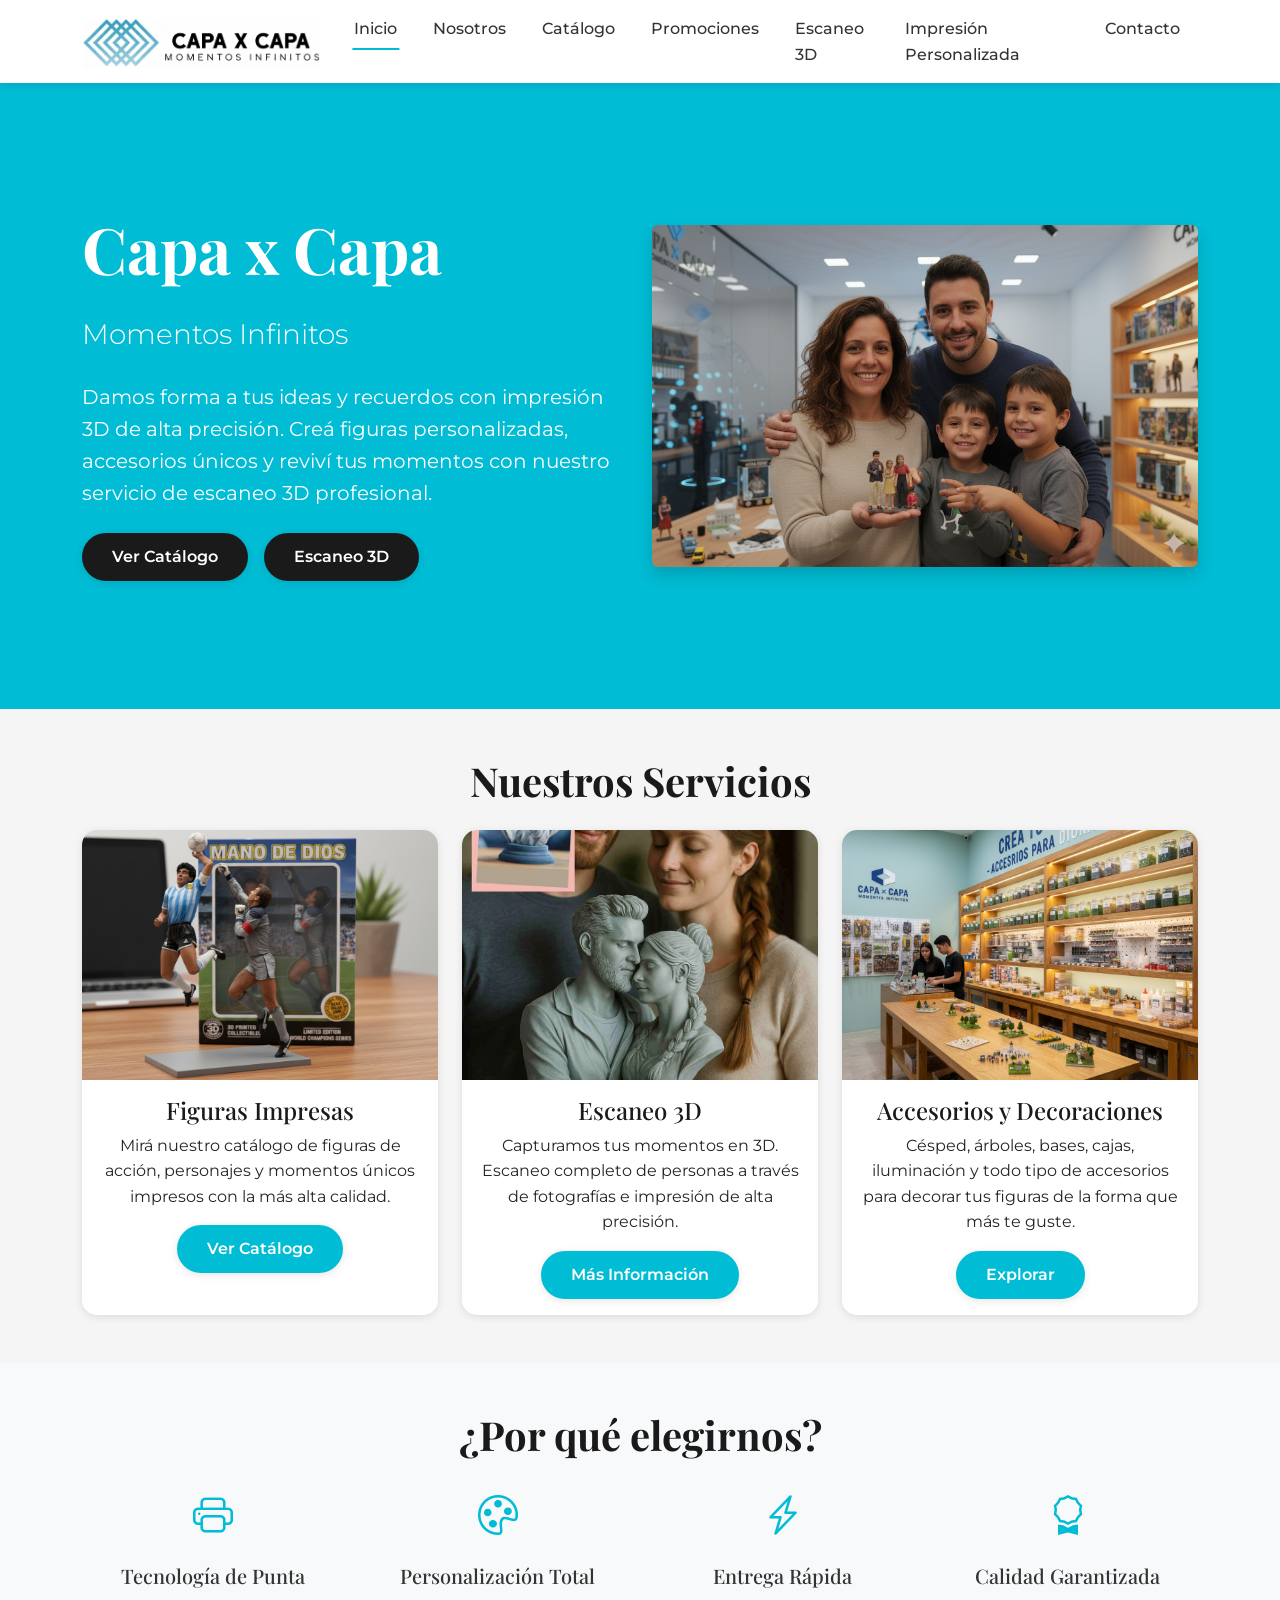
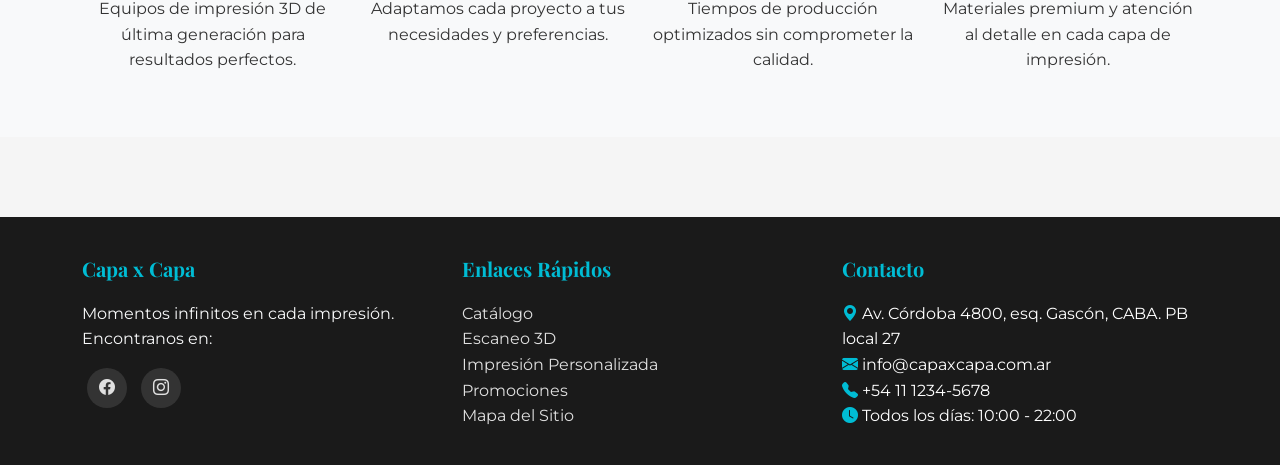
<file: index.html>
<!DOCTYPE html>
<html lang="es">
<head>
    <meta charset="UTF-8">
    <meta name="viewport" content="width=device-width, initial-scale=1.0">
    <title>Capa x Capa - Momentos Infinitos</title>

    <link href="https://cdn.jsdelivr.net/npm/bootstrap@5.3.0/dist/css/bootstrap.min.css" rel="stylesheet">
    <link rel="stylesheet" href="https://cdn.jsdelivr.net/npm/bootstrap-icons@1.11.0/font/bootstrap-icons.css">
    <link rel="stylesheet" href="./css/estilos.css">
    <script src="https://cdn.jsdelivr.net/npm/bootstrap@5.3.0/dist/js/bootstrap.bundle.min.js"></script>
</head>
<body>
    <header>
        <nav class="navbar navbar-expand-lg navbar-light">
            <div class="container">
                <a class="navbar-brand" href="index.html">
                    <img src="./imagenes/logo/logo_horizontal.png"/>
                </a>
                <button class="navbar-toggler" type="button" data-bs-toggle="collapse" data-bs-target="#navbarNav" aria-controls="navbarNav" aria-expanded="false">
                    <span class="navbar-toggler-icon"></span>
                </button>
                <div class="collapse navbar-collapse" id="navbarNav">
                    <ul class="navbar-nav ms-auto">
                        <li class="nav-item">
                            <a class="nav-link active" aria-current="page" href="index.html">Inicio</a>
                        </li>
                        <li class="nav-item">
                            <a class="nav-link" href="nosotros/nosotros.html">Nosotros</a>
                        </li>
                        <li class="nav-item">
                            <a class="nav-link" href="catalogo/catalogo.html">Catálogo</a>
                        </li>
                        <li class="nav-item">
                            <a class="nav-link" href="promociones/promociones.html">Promociones</a>
                        </li>
                        <li class="nav-item">
                            <a class="nav-link" href="escaneo-3d/escaneo.html">Escaneo 3D</a>
                        </li>
                        <li class="nav-item">
                            <a class="nav-link" href="impresion-personalizada/impresion.html">Impresión Personalizada</a>
                        </li>
                        <li class="nav-item">
                            <a class="nav-link" href="contacto/contacto.html">Contacto</a>
                        </li>
                    </ul>
                </div>
            </div>
        </nav>
    </header>

    <main>
        <section class="bg-primario text-white">
            <div class="container py-5">
                <div class="row align-items-center min-vh-50">
                    <div class="col-lg-6 text-center text-lg-start">
                        <h1 class="display-3 fw-bold text-white mb-4">Capa x Capa</h1>
                        <p class="lead fs-3 mb-4">Momentos Infinitos</p>
                        <p class="fs-5 mb-4">Damos forma a tus ideas y recuerdos con impresión 3D de alta precisión. Creá figuras personalizadas, accesorios únicos y reviví tus momentos con nuestro servicio de escaneo 3D profesional.</p>
                        <div class="d-flex gap-3 justify-content-center justify-content-lg-start">
                            <a href="catalogo/catalogo.html" class="btn btn-secundario">Ver Catálogo</a>
                            <a href="escaneo-3d/escaneo.html" class="btn btn-secundario">Escaneo 3D</a>
                        </div>
                    </div>
                    <div class="col-lg-6 text-center mt-5 mt-lg-0">
                        <img src="./imagenes/escaneos_3d/escaneo_3.png" class="img-fluid rounded shadow">
                    </div>
                </div>
            </div>
        </section>

        <section class="py-5">
            <div class="container">
                <h2 class="section-title">Nuestros Servicios</h2>
                <div class="row g-4">
                    <div class="col-md-4">
                        <article class="card">
                            <img src="imagenes/muniecos_accion/munieco_1.png" class="card-img-top">
                            <div class="card-body text-center">
                                <h3 class="card-title h4">Figuras Impresas</h3>
                                <p class="card-text">Mirá nuestro catálogo de figuras de acción, personajes y momentos únicos impresos con la más alta calidad.</p>
                                <a href="catalogo/catalogo.html" class="btn btn-primario">Ver Catálogo</a>
                            </div>
                        </article>
                    </div>
                    <div class="col-md-4">
                        <article class="card">
                            <img src="imagenes/escaneos_3d/escaneo_1.webp" class="card-img-top">
                            <div class="card-body text-center">
                                <h3 class="card-title h4">Escaneo 3D</h3>
                                <p class="card-text">Capturamos tus momentos en 3D. Escaneo completo de personas a través de fotografías e impresión de alta precisión.</p>
                                <a href="escaneo-3d/escaneo.html" class="btn btn-primario">Más Información</a>
                            </div>
                        </article>
                    </div>
                    <div class="col-md-4">
                        <article class="card">
                            <img src="imagenes/local_comercial/local_2.png" class="card-img-top">
                            <div class="card-body text-center">
                                <h3 class="card-title h4">Accesorios y Decoraciones</h3>
                                <p class="card-text">Césped, árboles, bases, cajas, iluminación y todo tipo de accesorios para decorar tus figuras de la forma que más te guste.</p>
                                <a href="catalogo/catalogo.html#accesorios" class="btn btn-primario">Explorar</a>
                            </div>
                        </article>
                    </div>
                </div>
            </div>
        </section>

        <section class="bg-light py-5">
            <div class="container">
                <h2 class="section-title">¿Por qué elegirnos?</h2>
                <div class="row g-4">
                    <div class="col-md-3 text-center">
                        <div class="feature-icon mb-3">
                            <i class="bi bi-printer fs-1 text-primario"></i>
                        </div>
                        <h3 class="h5">Tecnología de Punta</h3>
                        <p>Equipos de impresión 3D de última generación para resultados perfectos.</p>
                    </div>
                    <div class="col-md-3 text-center">
                        <div class="feature-icon mb-3">
                            <i class="bi bi-palette fs-1 text-primario"></i>
                        </div>
                        <h3 class="h5">Personalización Total</h3>
                        <p>Adaptamos cada proyecto a tus necesidades y preferencias.</p>
                    </div>
                    <div class="col-md-3 text-center">
                        <div class="feature-icon mb-3">
                            <i class="bi bi-lightning-charge fs-1 text-primario"></i>
                        </div>
                        <h3 class="h5">Entrega Rápida</h3>
                        <p>Tiempos de producción optimizados sin comprometer la calidad.</p>
                    </div>
                    <div class="col-md-3 text-center">
                        <div class="feature-icon mb-3">
                            <i class="bi bi-award fs-1 text-primario"></i>
                        </div>
                        <h3 class="h5">Calidad Garantizada</h3>
                        <p>Materiales premium y atención al detalle en cada capa de impresión.</p>
                    </div>
                </div>
            </div>
        </section>
    </main>

    <footer>
        <div class="container">
            <div class="row g-4">
                <div class="col-md-4">
                    <h5>Capa x Capa</h5>
                    <p class="text-light">Momentos infinitos en cada impresión.<br>Encontranos en:</p>
                    <div class="social-links mt-3">
                        <a href="#"><i class="bi bi-facebook"></i></a>
                        <a href="#"><i class="bi bi-instagram"></i></a>
                    </div>
                </div>
                <div class="col-md-4">
                    <h5>Enlaces Rápidos</h5>
                    <ul class="list-unstyled">
                        <li><a href="catalogo/catalogo.html">Catálogo</a></li>
                        <li><a href="escaneo-3d/escaneo.html">Escaneo 3D</a></li>
                        <li><a href="impresion-personalizada/impresion.html">Impresión Personalizada</a></li>
                        <li><a href="promociones/promociones.html">Promociones</a></li>
                        <li><a href="mapa-sitio/mapa.html">Mapa del Sitio</a></li>
                    </ul>
                </div>
                <div class="col-md-4">
                    <h5>Contacto</h5>
                    <ul class="list-unstyled">
                        <li><i class="bi bi-geo-alt-fill text-primario"></i> Av. Córdoba 4800, esq. Gascón, CABA. PB local 27</li>
                        <li><i class="bi bi-envelope-fill text-primario"></i> info@capaxcapa.com.ar</li>
                        <li><i class="bi bi-telephone-fill text-primario"></i> +54 11 1234-5678</li>
                        <li><i class="bi bi-clock-fill text-primario"></i> Todos los días: 10:00 - 22:00</li>
                    </ul>
                </div>
            </div>
        </div>
    </footer>
</body>
</html>
</file>
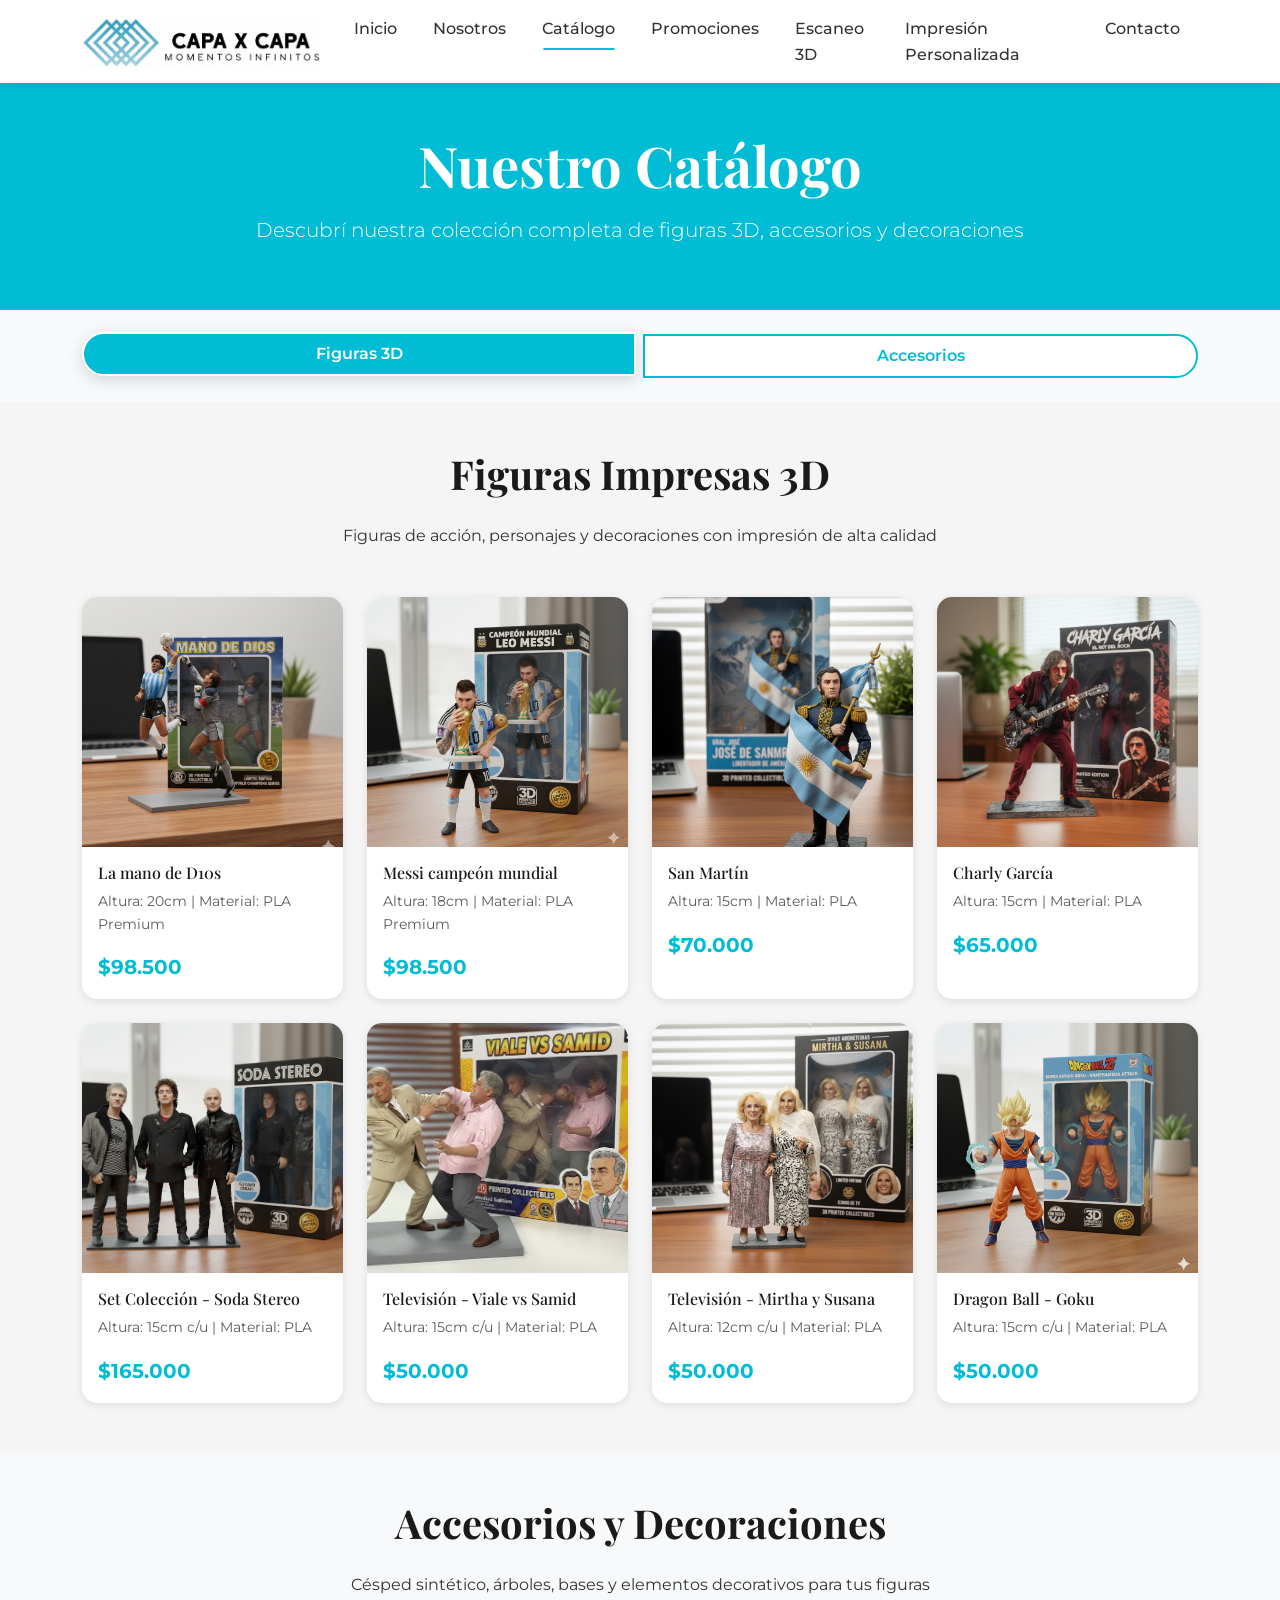
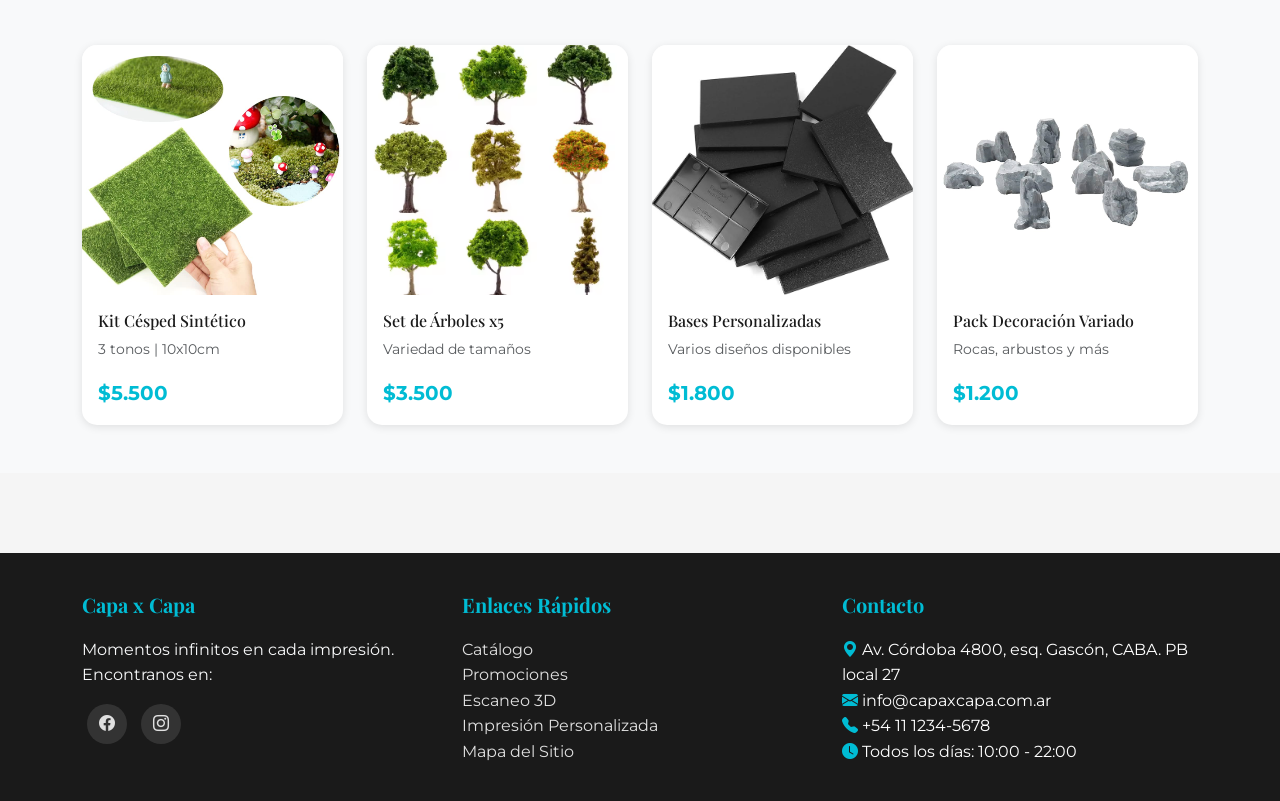
<file: catalogo/catalogo.html>
<!DOCTYPE html>
<html lang="es">
<head>
    <meta charset="UTF-8">
    <meta name="viewport" content="width=device-width, initial-scale=1.0">
    <title>Capa x Capa - Impresión 3D</title>

    <link href="https://cdn.jsdelivr.net/npm/bootstrap@5.3.0/dist/css/bootstrap.min.css" rel="stylesheet">
    <link rel="stylesheet" href="https://cdn.jsdelivr.net/npm/bootstrap-icons@1.11.0/font/bootstrap-icons.css">
    <link rel="stylesheet" href="../css/estilos.css">
    <link rel="stylesheet" href="catalogo.css">
    <script src="https://cdn.jsdelivr.net/npm/bootstrap@5.3.0/dist/js/bootstrap.bundle.min.js"></script>
</head>
<body>
    <header>
        <nav class="navbar navbar-expand-lg navbar-light">
            <div class="container">
                <a class="navbar-brand" href="../index.html">
                    <img src="../imagenes/logo/logo_horizontal.png"/>
                </a>
                <button class="navbar-toggler" type="button" data-bs-toggle="collapse" data-bs-target="#navbarNav" aria-controls="navbarNav" aria-expanded="false">
                    <span class="navbar-toggler-icon"></span>
                </button>
                <div class="collapse navbar-collapse" id="navbarNav">
                    <ul class="navbar-nav ms-auto">
                        <li class="nav-item">
                            <a class="nav-link" href="../index.html">Inicio</a>
                        </li>
                        <li class="nav-item">
                            <a class="nav-link" href="../nosotros/nosotros.html">Nosotros</a>
                        </li>
                        <li class="nav-item">
                            <a class="nav-link active" aria-current="page" href="catalogo.html">Catálogo</a>
                        </li>
                        <li class="nav-item">
                            <a class="nav-link" href="../promociones/promociones.html">Promociones</a>
                        </li>
                        <li class="nav-item">
                            <a class="nav-link" href="../escaneo-3d/escaneo.html">Escaneo 3D</a>
                        </li>
                        <li class="nav-item">
                            <a class="nav-link" href="../impresion-personalizada/impresion.html">Impresión Personalizada</a>
                        </li>
                        <li class="nav-item">
                            <a class="nav-link" href="../contacto/contacto.html">Contacto</a>
                        </li>
                    </ul>
                </div>
            </div>
        </nav>
    </header>

    <main>
        <section class="bg-primario text-white text-center py-5">
            <div class="container">
                <h1 class="display-4 fw-bold text-white">Nuestro Catálogo</h1>
                <p class="lead">Descubrí nuestra colección completa de figuras 3D, accesorios y decoraciones</p>
            </div>
        </section>

        <section class="bg-light py-4">
            <div class="container">
                <div class="row align-items-center">
                    <div class="col-md-12">
                        <div class="btn-group d-flex flex-wrap justify-content-center gap-2">
                            <a href="#figuras" class="btn btn-outline-primario filter-btn active">Figuras 3D</a>
                            <a href="#accesorios" class="btn btn-outline-primario filter-btn">Accesorios</a>
                        </div>
                    </div>
                </div>
            </div>
        </section>

        <section id="figuras" class="py-5">
            <div class="container">
                <h2 class="section-title">Figuras Impresas 3D</h2>
                <p class="text-center mb-5">Figuras de acción, personajes y decoraciones con impresión de alta calidad</p>
                <div class="row g-4">
                    <div class="col-lg-3 col-md-4 col-sm-6">
                        <article class="card">
                            <div class="card-img-wrapper">
                                <img src="../imagenes/muniecos_accion/munieco_1.png">
                            </div>
                            <div class="card-body">
                                <h3 class="card-title h6">La mano de D10s</h3>
                                <p class="card-text text-muted small">Altura: 20cm | Material: PLA Premium</p>
                                <div class="d-flex justify-content-between align-items-center">
                                    <span class="text-primario fw-bold fs-5">$98.500</span>
                                </div>
                            </div>
                        </article>
                    </div>
                    <div class="col-lg-3 col-md-4 col-sm-6">
                        <article class="card">
                            <div class="card-img-wrapper">
                                <img src="../imagenes/muniecos_accion/munieco_2.png">
                            </div>
                            <div class="card-body">
                                <h3 class="card-title h6">Messi campeón mundial</h3>
                                <p class="card-text text-muted small">Altura: 18cm | Material: PLA Premium</p>
                                <div class="d-flex justify-content-between align-items-center">
                                    <span class="text-primario fw-bold fs-5">$98.500</span>
                                </div>
                            </div>
                        </article>
                    </div>
                    <div class="col-lg-3 col-md-4 col-sm-6">
                        <article class="card">
                            <div class="card-img-wrapper">
                                <img src="../imagenes/muniecos_accion/munieco_3.png">
                            </div>
                            <div class="card-body">
                                <h3 class="card-title h6">San Martín</h3>
                                <p class="card-text text-muted small">Altura: 15cm | Material: PLA</p>
                                <div class="d-flex justify-content-between align-items-center">
                                    <span class="text-primario fw-bold fs-5">$70.000</span>
                                </div>
                            </div>
                        </article>
                    </div>
                    <div class="col-lg-3 col-md-4 col-sm-6">
                        <article class="card product-card">
                            <div class="card-img-wrapper">
                                <img src="../imagenes/muniecos_accion/munieco_4.png">
                            </div>
                            <div class="card-body">
                                <h3 class="card-title h6">Charly García</h3>
                                <p class="card-text text-muted small">Altura: 15cm | Material: PLA</p>
                                <div class="d-flex justify-content-between align-items-center">
                                    <span class="text-primario fw-bold fs-5">$65.000</span>
                                </div>
                            </div>
                        </article>
                    </div>
                    <div class="col-lg-3 col-md-4 col-sm-6">
                        <article class="card product-card">
                            <div class="card-img-wrapper">
                                <img src="../imagenes/muniecos_accion/munieco_5.png">
                            </div>
                            <div class="card-body">
                                <h3 class="card-title h6">Set Colección - Soda Stereo</h3>
                                <p class="card-text text-muted small">Altura: 15cm c/u | Material: PLA</p>
                                <div class="d-flex justify-content-between align-items-center">
                                    <span class="text-primario fw-bold fs-5">$165.000</span>
                                </div>
                            </div>
                        </article>
                    </div>
                    <div class="col-lg-3 col-md-4 col-sm-6">
                        <article class="card product-card">
                            <div class="card-img-wrapper">
                                <img src="../imagenes/muniecos_accion/munieco_6.png">
                            </div>
                            <div class="card-body">
                                <h3 class="card-title h6">Televisión - Viale vs Samid</h3>
                                <p class="card-text text-muted small">Altura: 15cm c/u | Material: PLA</p>
                                <div class="d-flex justify-content-between align-items-center">
                                    <span class="text-primario fw-bold fs-5">$50.000</span>
                                </div>
                            </div>
                        </article>
                    </div>
                    <div class="col-lg-3 col-md-4 col-sm-7">
                        <article class="card product-card">
                            <div class="card-img-wrapper">
                                <img src="../imagenes/muniecos_accion/munieco_7.png">
                            </div>
                            <div class="card-body">
                                <h3 class="card-title h6">Televisión - Mirtha y Susana</h3>
                                <p class="card-text text-muted small">Altura: 12cm c/u | Material: PLA</p>
                                <div class="d-flex justify-content-between align-items-center">
                                    <span class="text-primario fw-bold fs-5">$50.000</span>
                                </div>
                            </div>
                        </article>
                    </div>
                    <div class="col-lg-3 col-md-4 col-sm-7">
                        <article class="card product-card">
                            <div class="card-img-wrapper">
                                <img src="../imagenes/muniecos_accion/munieco_8.png">
                            </div>
                            <div class="card-body">
                                <h3 class="card-title h6">Dragon Ball - Goku</h3>
                                <p class="card-text text-muted small">Altura: 15cm c/u | Material: PLA</p>
                                <div class="d-flex justify-content-between align-items-center">
                                    <span class="text-primario fw-bold fs-5">$50.000</span>
                                </div>
                            </div>
                        </article>
                    </div>
                </div>
            </div>
        </section>

        <section id="accesorios" class="bg-light py-5">
            <div class="container">
                <h2 class="section-title">Accesorios y Decoraciones</h2>
                <p class="text-center mb-5">Césped sintético, árboles, bases y elementos decorativos para tus figuras</p>
                <div class="row g-4">
                    <div class="col-lg-3 col-md-4 col-sm-6">
                        <article class="card">
                            <div class="card-img-wrapper">
                                <img src="../imagenes/accesorios_decoraciones/cesped.jpg" class="card-img-top">
                            </div>
                            <div class="card-body">
                                <h3 class="card-title h6">Kit Césped Sintético</h3>
                                <p class="card-text text-muted small">3 tonos | 10x10cm</p>
                                <div class="d-flex justify-content-between align-items-center">
                                    <span class="text-primario fw-bold fs-5">$5.500</span>
                                </div>
                            </div>
                        </article>
                    </div>
                    <div class="col-lg-3 col-md-4 col-sm-6">
                        <article class="card">
                            <div class="card-img-wrapper">
                                <img src="../imagenes/accesorios_decoraciones/arboles.avif" class="card-img-top">
                            </div>
                            <div class="card-body">
                                <h3 class="card-title h6">Set de Árboles x5</h3>
                                <p class="card-text text-muted small">Variedad de tamaños</p>
                                <div class="d-flex justify-content-between align-items-center">
                                    <span class="text-primario fw-bold fs-5">$3.500</span>
                                </div>
                            </div>
                        </article>
                    </div>
                    <div class="col-lg-3 col-md-4 col-sm-6">
                        <article class="card product-card">
                            <div class="card-img-wrapper">
                                <img src="../imagenes/accesorios_decoraciones/peanas.jpg" class="card-img-top">
                            </div>
                            <div class="card-body">
                                <h3 class="card-title h6">Bases Personalizadas</h3>
                                <p class="card-text text-muted small">Varios diseños disponibles</p>
                                <div class="d-flex justify-content-between align-items-center">
                                    <span class="text-primario fw-bold fs-5">$1.800</span>
                                </div>
                            </div>
                        </article>
                    </div>
                    <div class="col-lg-3 col-md-4 col-sm-6">
                        <article class="card product-card">
                            <div class="card-img-wrapper">
                                <img src="../imagenes/accesorios_decoraciones/rocas.jpg" class="card-img-top">
                            </div>
                            <div class="card-body">
                                <h3 class="card-title h6">Pack Decoración Variado</h3>
                                <p class="card-text text-muted small">Rocas, arbustos y más</p>
                                <div class="d-flex justify-content-between align-items-center">
                                    <span class="text-primario fw-bold fs-5">$1.200</span>
                                </div>
                            </div>
                        </article>
                    </div>
                </div>
            </div>
        </section>
    </main>

    <footer>
        <div class="container">
            <div class="row g-4">
                <div class="col-md-4">
                    <h5>Capa x Capa</h5>
                    <p class="text-light">Momentos infinitos en cada impresión.<br>Encontranos en:</p>
                    <div class="social-links mt-3">
                        <a href="#" aria-label="Facebook"><i class="bi bi-facebook"></i></a>
                        <a href="#" aria-label="Instagram"><i class="bi bi-instagram"></i></a>
                    </div>
                </div>
                <div class="col-md-4">
                    <h5>Enlaces Rápidos</h5>
                    <ul class="list-unstyled">
                        <li><a href="catalogo.html">Catálogo</a></li>
                        <li><a href="../promociones/promociones.html">Promociones</a></li>
                        <li><a href="../escaneo-3d/escaneo.html">Escaneo 3D</a></li>
                        <li><a href="../impresion-personalizada/impresion.html">Impresión Personalizada</a></li>
                        <li><a href="../mapa-sitio/mapa.html">Mapa del Sitio</a></li>
                    </ul>
                </div>
                <div class="col-md-4">
                    <h5>Contacto</h5>
                    <ul class="list-unstyled">
                        <li><i class="bi bi-geo-alt-fill text-primario"></i> Av. Córdoba 4800, esq. Gascón, CABA. PB local 27</li>
                        <li><i class="bi bi-envelope-fill text-primario"></i> info@capaxcapa.com.ar</li>
                        <li><i class="bi bi-telephone-fill text-primario"></i> +54 11 1234-5678</li>
                        <li><i class="bi bi-clock-fill text-primario"></i> Todos los días: 10:00 - 22:00</li>
                    </ul>
                </div>
            </div>
        </div>
    </footer>
</body>
</html>
</file>
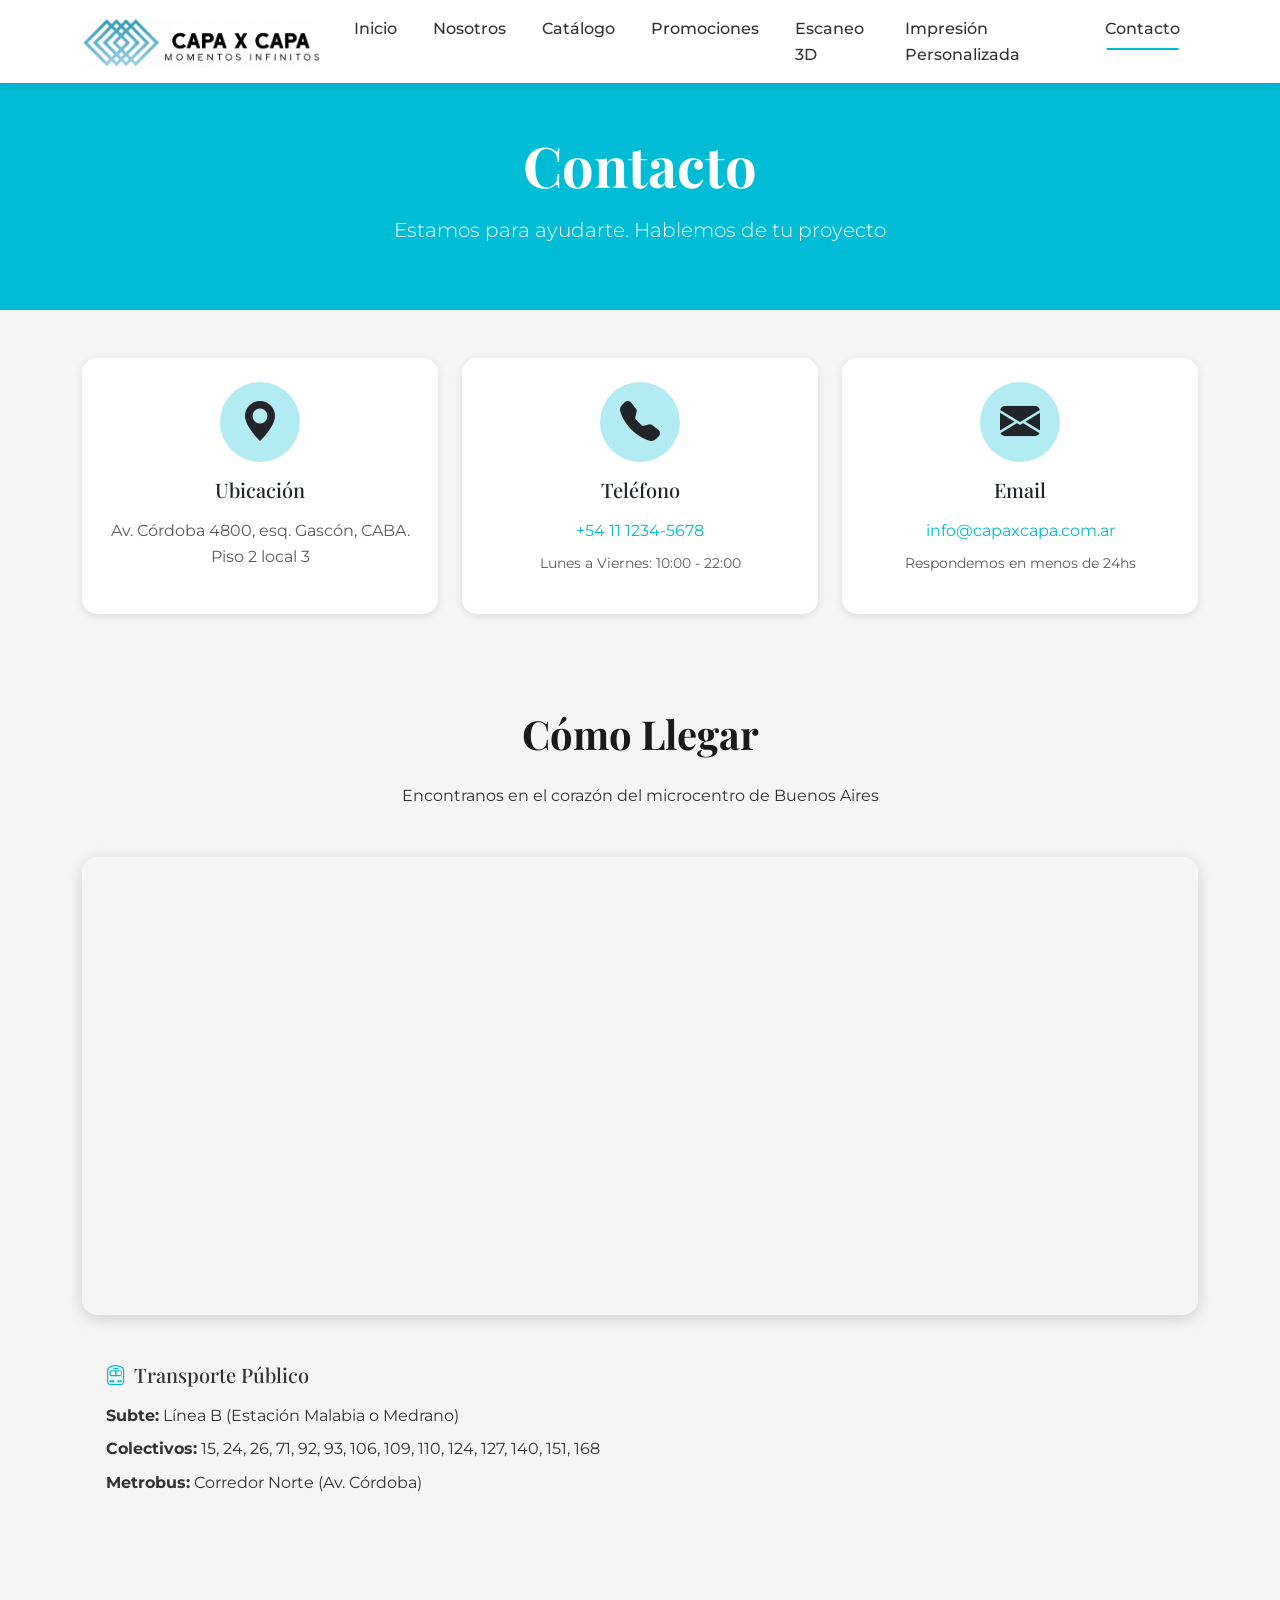
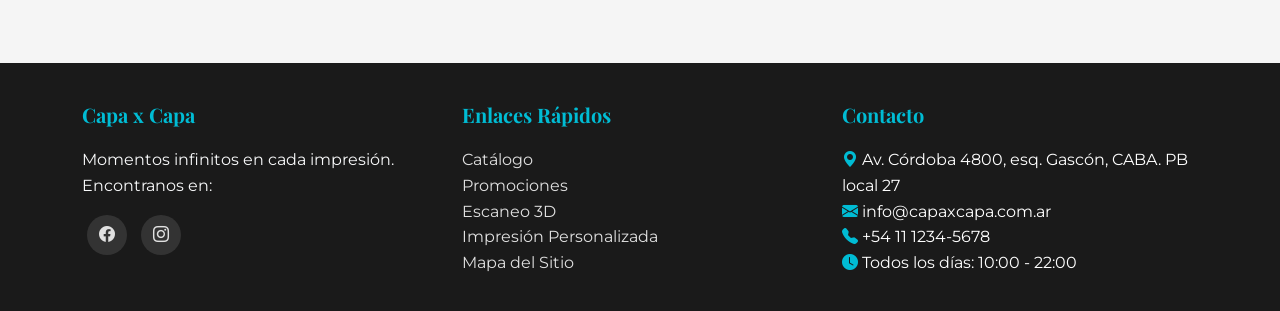
<file: contacto/contacto.html>
<!DOCTYPE html>
<html lang="es">
<head>
    <meta charset="UTF-8">
    <meta name="viewport" content="width=device-width, initial-scale=1.0">
    <title>Capa x Capa - Impresión 3D</title>

    <link href="https://cdn.jsdelivr.net/npm/bootstrap@5.3.0/dist/css/bootstrap.min.css" rel="stylesheet">
    <link rel="stylesheet" href="https://cdn.jsdelivr.net/npm/bootstrap-icons@1.11.0/font/bootstrap-icons.css">
    <link rel="stylesheet" href="../css/estilos.css">
    <link rel="stylesheet" href="contacto.css">
    <script src="https://cdn.jsdelivr.net/npm/bootstrap@5.3.0/dist/js/bootstrap.bundle.min.js"></script>
</head>
<body>
    <header>
        <nav class="navbar navbar-expand-lg navbar-light">
            <div class="container">
                <a class="navbar-brand" href="../index.html">
                    <img src="../imagenes/logo/logo_horizontal.png"/>
                </a>
                <button class="navbar-toggler" type="button" data-bs-toggle="collapse" data-bs-target="#navbarNav" aria-controls="navbarNav" aria-expanded="false">
                    <span class="navbar-toggler-icon"></span>
                </button>
                <div class="collapse navbar-collapse" id="navbarNav">
                    <ul class="navbar-nav ms-auto">
                        <li class="nav-item">
                            <a class="nav-link" href="../index.html">Inicio</a>
                        </li>
                         <li class="nav-item">
                            <a class="nav-link" href="../nosotros/nosotros.html">Nosotros</a>
                        </li>
                        <li class="nav-item">
                            <a class="nav-link" href="../catalogo/catalogo.html">Catálogo</a>
                        </li>
                        <li class="nav-item">
                            <a class="nav-link" href="../promociones/promociones.html">Promociones</a>
                        </li>
                        <li class="nav-item">
                            <a class="nav-link" href="../escaneo-3d/escaneo.html">Escaneo 3D</a>
                        </li>
                        <li class="nav-item">
                            <a class="nav-link" href="../impresion-personalizada/impresion.html">Impresión Personalizada</a>
                        </li>
                        <li class="nav-item">
                            <a class="nav-link active" aria-current="page" href="contacto.html">Contacto</a>
                        </li>
                    </ul>
                </div>
            </div>
        </nav>
    </header>

    <main>
        <section class="bg-primario text-white text-center py-5">
            <div class="container">
                <h1 class="display-4 fw-bold text-white">Contacto</h1>
                <p class="lead">Estamos para ayudarte. Hablemos de tu proyecto</p>
            </div>
        </section>

        <section class="py-5">
            <div class="container">
                <div class="row g-4">
                    <div class="col-lg-4 col-md-6">
                        <article class="contact-card card h-100 text-center">
                            <div class="card-body p-4">
                                <div class="contact-icon mb-3">
                                    <i class="bi bi-geo-alt-fill fs-1"></i>
                                </div>
                                <h3 class="h5 mb-3">Ubicación</h3>
                                <p class="text-muted mb-0">Av. Córdoba 4800, esq. Gascón, CABA. <br>Piso 2 local 3</p>
                            </div>
                        </article>
                    </div>
                    <div class="col-lg-4 col-md-6">
                        <article class="contact-card card h-100 text-center">
                            <div class="card-body p-4">
                                <div class="contact-icon mb-3">
                                    <i class="bi bi-telephone-fill fs-1"></i>
                                </div>
                                <h3 class="h5 mb-3">Teléfono</h3>
                                <p class="text-muted mb-0">
                                    <a href="tel:+541112345678" class="text-decoration-none">+54 11 1234-5678</a>
                                </p>
                                <p class="text-muted small mt-2">Lunes a Viernes: 10:00 - 22:00</p>
                            </div>
                        </article>
                    </div>
                    <div class="col-lg-4 col-md-6">
                        <article class="contact-card card h-100 text-center">
                            <div class="card-body p-4">
                                <div class="contact-icon mb-3">
                                    <i class="bi bi-envelope-fill fs-1"></i>
                                </div>
                                <h3 class="h5 mb-3">Email</h3>
                                <p class="text-muted mb-0">
                                    <a href="mailto:info@capaxcapa.com.ar" class="text-decoration-none">info@capaxcapa.com.ar</a>
                                </p>
                                <p class="text-muted small mt-2">Respondemos en menos de 24hs</p>
                            </div>
                        </article>
                    </div>
                </div>
            </div>
        </section>

        <section class="py-5">
            <div class="container">
                <h2 class="section-title">Cómo Llegar</h2>
                <p class="text-center mb-5">Encontranos en el corazón del microcentro de Buenos Aires</p>
                <div class="row">
                    <div class="col-12">
                        <div class="map-wrapper">
                            <iframe src="https://www.google.com/maps/embed?pb=!1m18!1m12!1m3!1d6568.897335152651!2d-58.43223262626264!3d-34.59281448523947!2m3!1f0!2f0!3f0!3m2!1i1024!2i768!4f13.1!3m3!1m2!1s0x95bcca763a6a12d1%3A0x903af344d6687710!2sAv.%20C%C3%B3rdoba%204800%2C%20C1414BAS%20Cdad.%20Aut%C3%B3noma%20de%20Buenos%20Aires%2C%20Argentina!5e0!3m2!1ses-419!2sus!4v1763622111298!5m2!1ses-419!2sus" width="100%" height="450" style="border:0;" allowfullscreen="" loading="lazy" referrerpolicy="no-referrer-when-downgrade"></iframe>
                        </div>
                    </div>
                </div>
                <div class="row mt-4">
                    <div class="col-lg-6">
                        <div class="info-box p-4">
                            <h3 class="h5 mb-3"><i class="bi bi-train-front text-primario me-2"></i>Transporte Público</h3>
                            <ul class="list-unstyled">
                                <li class="mb-2"><strong>Subte:</strong> Línea B (Estación Malabia o Medrano)</li>
                                <li class="mb-2"><strong>Colectivos:</strong> 15, 24, 26, 71, 92, 93, 106, 109, 110, 124, 127, 140, 151, 168</li>
                                <li class="mb-2"><strong>Metrobus:</strong> Corredor Norte (Av. Córdoba)</li>
                            </ul>
                        </div>
                    </div>
                </div>
            </div>
        </section>
    </main>

    <footer>
        <div class="container">
            <div class="row g-4">
                <div class="col-md-4">
                    <h5>Capa x Capa</h5>
                    <p class="text-light">Momentos infinitos en cada impresión.<br>Encontranos en:</p>
                    <div class="social-links mt-3">
                        <a href="#" aria-label="Facebook"><i class="bi bi-facebook"></i></a>
                        <a href="#" aria-label="Instagram"><i class="bi bi-instagram"></i></a>
                    </div>
                </div>
                <div class="col-md-4">
                    <h5>Enlaces Rápidos</h5>
                    <ul class="list-unstyled">
                        <li><a href="../catalogo/catalogo.html">Catálogo</a></li>
                        <li><a href="../promociones/promociones.html">Promociones</a></li>
                        <li><a href="../escaneo-3d/escaneo.html">Escaneo 3D</a></li>
                        <li><a href="../impresion-personalizada/impresion.html">Impresión Personalizada</a></li>
                        <li><a href="../mapa-sitio/mapa.html">Mapa del Sitio</a></li>
                    </ul>
                </div>
                <div class="col-md-4">
                    <h5>Contacto</h5>
                    <ul class="list-unstyled">
                        <li><i class="bi bi-geo-alt-fill text-primario"></i> Av. Córdoba 4800, esq. Gascón, CABA. PB local 27</li>
                        <li><i class="bi bi-envelope-fill text-primario"></i> info@capaxcapa.com.ar</li>
                        <li><i class="bi bi-telephone-fill text-primario"></i> +54 11 1234-5678</li>
                        <li><i class="bi bi-clock-fill text-primario"></i> Todos los días: 10:00 - 22:00</li>
                    </ul>
                </div>
            </div>
        </div>
    </footer>
</body>
</html>
</file>
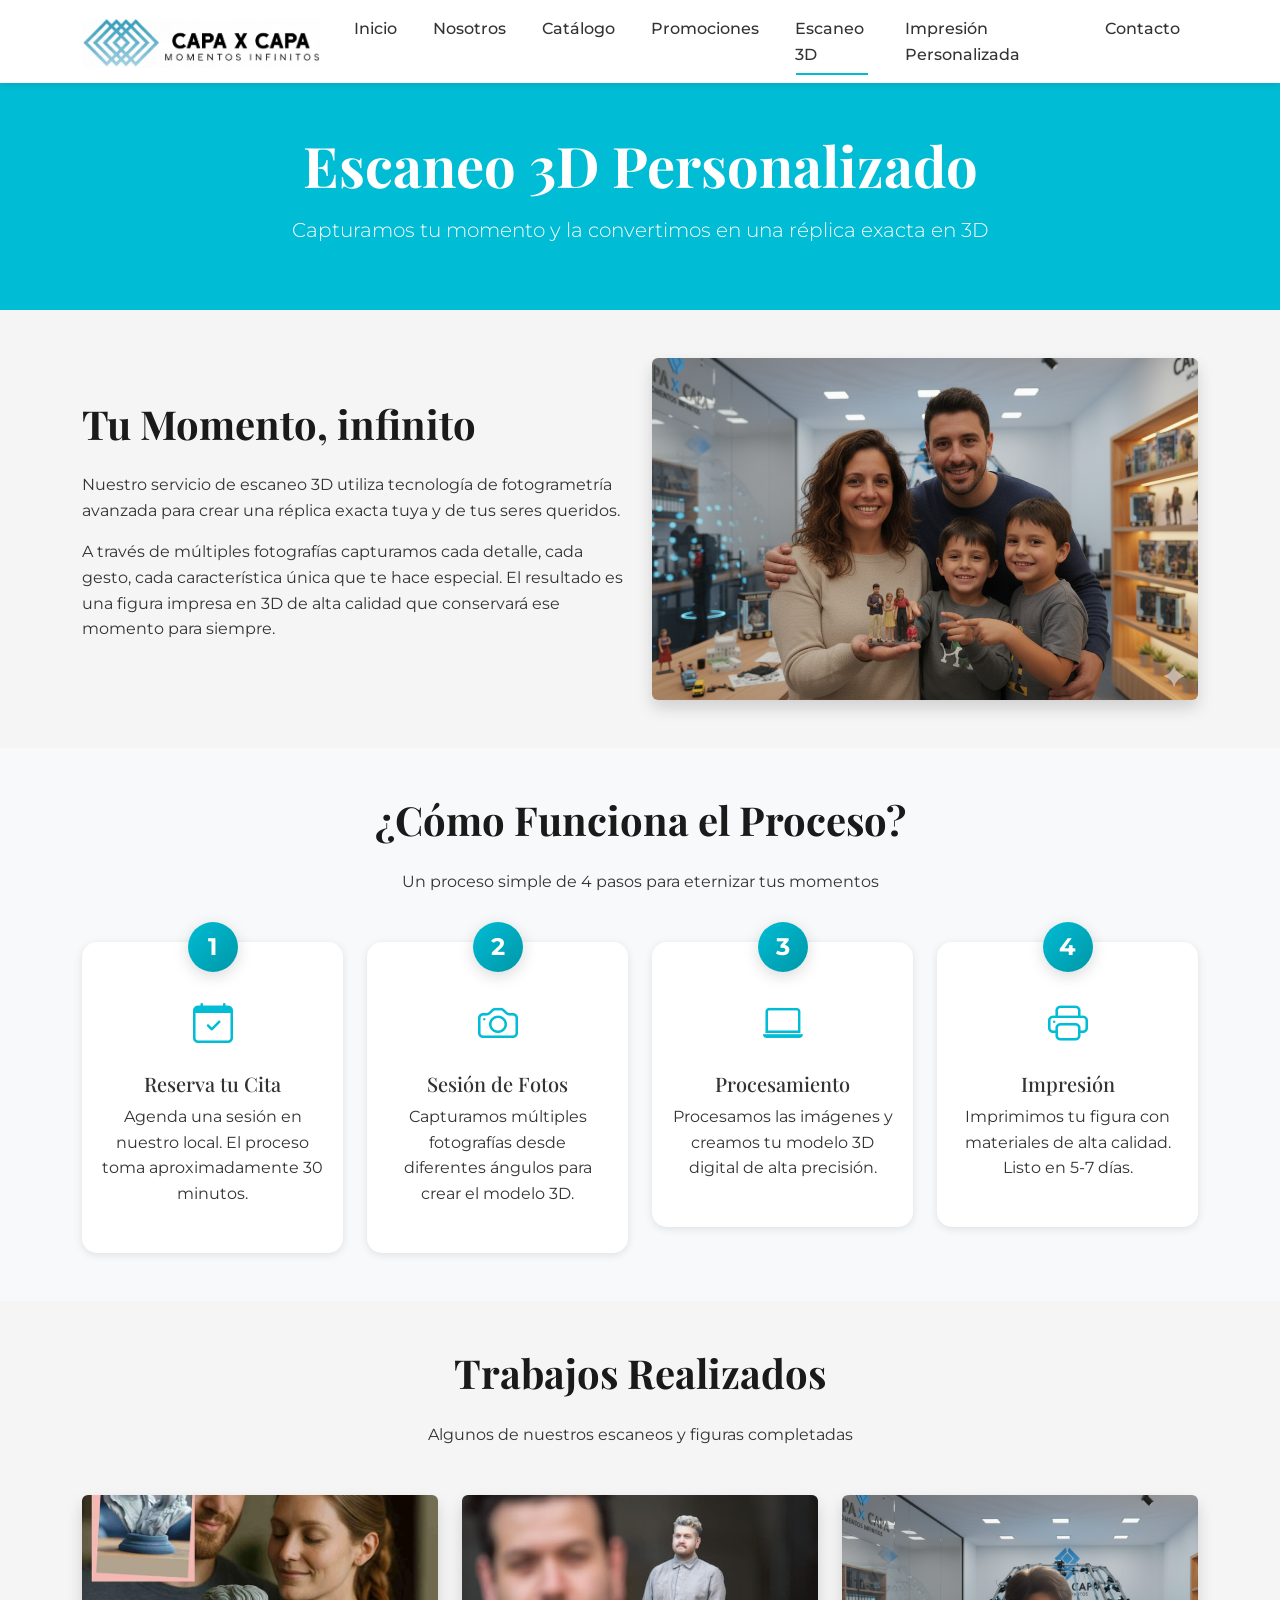
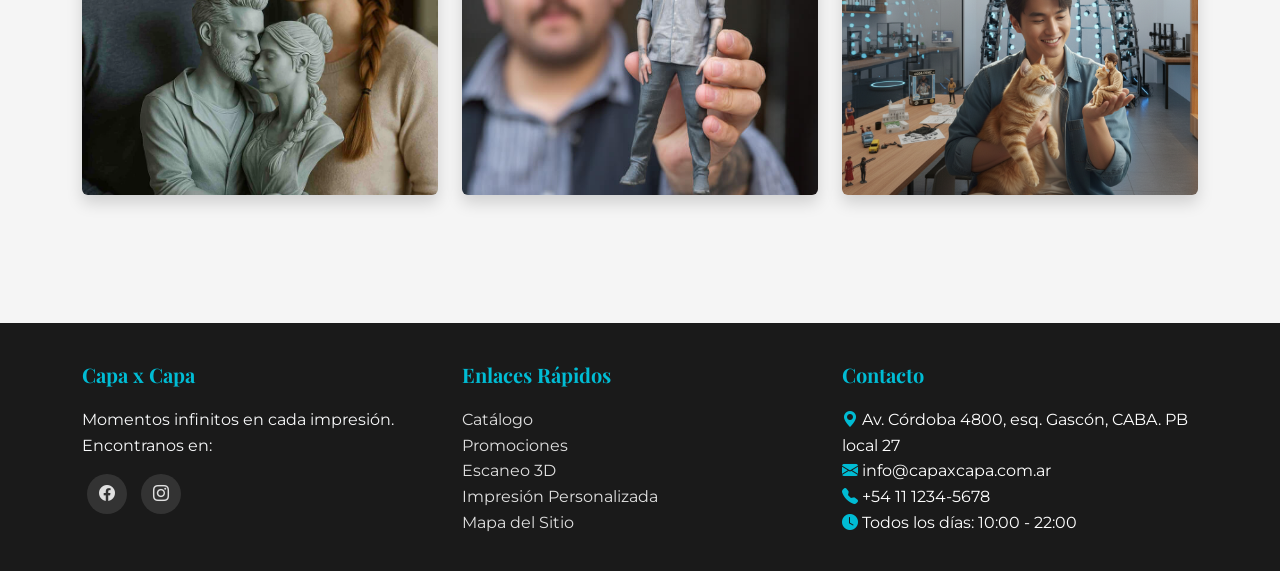
<file: escaneo-3d/escaneo.html>
<!DOCTYPE html>
<html lang="es">
<head>
    <meta charset="UTF-8">
    <meta name="viewport" content="width=device-width, initial-scale=1.0">
    <title>Capa x Capa - Impresión 3D</title>

    <link href="https://cdn.jsdelivr.net/npm/bootstrap@5.3.0/dist/css/bootstrap.min.css" rel="stylesheet">
    <link rel="stylesheet" href="https://cdn.jsdelivr.net/npm/bootstrap-icons@1.11.0/font/bootstrap-icons.css">
    <link rel="stylesheet" href="../css/estilos.css">
    <link rel="stylesheet" href="escaneo.css">
    <script src="https://cdn.jsdelivr.net/npm/bootstrap@5.3.0/dist/js/bootstrap.bundle.min.js"></script>
</head>
<body>
    <header>
        <nav class="navbar navbar-expand-lg navbar-light">
            <div class="container">
                <a class="navbar-brand" href="../index.html">
                    <img src="../imagenes/logo/logo_horizontal.png"/>
                </a>
                <button class="navbar-toggler" type="button" data-bs-toggle="collapse" data-bs-target="#navbarNav" aria-controls="navbarNav" aria-expanded="false">
                    <span class="navbar-toggler-icon"></span>
                </button>
                <div class="collapse navbar-collapse" id="navbarNav">
                    <ul class="navbar-nav ms-auto">
                        <li class="nav-item">
                            <a class="nav-link" href="../index.html">Inicio</a>
                        </li>
                        <li class="nav-item">
                            <a class="nav-link" href="../nosotros/nosotros.html">Nosotros</a>
                        </li>
                        <li class="nav-item">
                            <a class="nav-link" href="../catalogo/catalogo.html">Catálogo</a>
                        </li>
                        <li class="nav-item">
                            <a class="nav-link" href="../promociones/promociones.html">Promociones</a>
                        </li>
                        <li class="nav-item">
                            <a class="nav-link active" aria-current="page" href="escaneo.html">Escaneo 3D</a>
                        </li>
                        <li class="nav-item">
                            <a class="nav-link" href="../impresion-personalizada/impresion.html">Impresión Personalizada</a>
                        </li>
                        <li class="nav-item">
                            <a class="nav-link" href="../contacto/contacto.html">Contacto</a>
                        </li>
                    </ul>
                </div>
            </div>
        </nav>
    </header>

    <main>
        <section class="bg-primario text-white text-center py-5">
            <div class="container">
                <h1 class="display-4 fw-bold text-white">Escaneo 3D Personalizado</h1>
                <p class="lead">Capturamos tu momento y la convertimos en una réplica exacta en 3D</p>
            </div>
        </section>

        <section class="escaneo-3d py-5">
            <div class="container">
                <div class="row align-items-center">
                    <div class="col-lg-6">
                        <h2 class="mb-4">Tu Momento, infinito</h2>
                        <p>Nuestro servicio de escaneo 3D utiliza tecnología de fotogrametría avanzada para crear una réplica exacta tuya y de tus seres queridos.</p>
                        <p>A través de múltiples fotografías capturamos cada detalle, cada gesto, cada característica única que te hace especial. El resultado es una figura impresa en 3D de alta calidad que conservará ese momento para siempre.</p>
                    </div>
                    <div class="col-lg-6 mt-4 mt-lg-0">
                        <img src="../imagenes/escaneos_3d/escaneo_3.png" class="img-fluid rounded shadow">
                    </div>
                </div>
            </div>
        </section>

        <section class="bg-light py-5">
            <div class="container">
                <h2 class="section-title">¿Cómo Funciona el Proceso?</h2>
                <p class="text-center mb-5">Un proceso simple de 4 pasos para eternizar tus momentos</p>
                <div class="row g-4">
                    <div class="col-md-6 col-lg-3">
                        <article class="proceso-step text-center">
                            <div class="step-number">1</div>
                            <div class="step-icon mb-3">
                                <i class="bi bi-calendar-check fs-1 text-primario"></i>
                            </div>
                            <h3 class="h5">Reserva tu Cita</h3>
                            <p>Agenda una sesión en nuestro local. El proceso toma aproximadamente 30 minutos.</p>
                        </article>
                    </div>
                    <div class="col-md-6 col-lg-3">
                        <article class="proceso-step text-center">
                            <div class="step-number">2</div>
                            <div class="step-icon mb-3">
                                <i class="bi bi-camera fs-1 text-primario"></i>
                            </div>
                            <h3 class="h5">Sesión de Fotos</h3>
                            <p>Capturamos múltiples fotografías desde diferentes ángulos para crear el modelo 3D.</p>
                        </article>
                    </div>
                    <div class="col-md-6 col-lg-3">
                        <article class="proceso-step text-center">
                            <div class="step-number">3</div>
                            <div class="step-icon mb-3">
                                <i class="bi bi-laptop fs-1 text-primario"></i>
                            </div>
                            <h3 class="h5">Procesamiento</h3>
                            <p>Procesamos las imágenes y creamos tu modelo 3D digital de alta precisión.</p>
                        </article>
                    </div>
                    <div class="col-md-6 col-lg-3">
                        <article class="proceso-step text-center">
                            <div class="step-number">4</div>
                            <div class="step-icon mb-3">
                                <i class="bi bi-printer fs-1 text-primario"></i>
                            </div>
                            <h3 class="h5">Impresión</h3>
                            <p>Imprimimos tu figura con materiales de alta calidad. Listo en 5-7 días.</p>
                        </article>
                    </div>
                </div>
            </div>
        </section>

        <section class="py-5">
            <div class="container">
                <h2 class="section-title">Trabajos Realizados</h2>
                <p class="text-center mb-5">Algunos de nuestros escaneos y figuras completadas</p>
                <div class="row g-4">
                    <div class="col-md-4">
                        <article class="trabajos-card">
                            <img src="../imagenes/escaneos_3d/escaneo_1.webp" class="img-fluid rounded shadow">
                        </article>
                    </div>
                    <div class="col-md-4">
                        <article class="trabajos-card">
                            <img src="../imagenes/escaneos_3d/escaneo_2.jpg" class="img-fluid rounded shadow">
                        </article>
                    </div>
                    <div class="col-md-4">
                        <article class="trabajos-card">
                            <img src="../imagenes/escaneos_3d/escaneo_5.png" class="img-fluid rounded shadow">
                        </article>
                    </div>
                </div>
            </div>
        </section>
    </main>

    <footer>
        <div class="container">
            <div class="row g-4">
                <div class="col-md-4">
                    <h5>Capa x Capa</h5>
                    <p class="text-light">Momentos infinitos en cada impresión.<br>Encontranos en:</p>
                    <div class="social-links mt-3">
                        <a href="#" aria-label="Facebook"><i class="bi bi-facebook"></i></a>
                        <a href="#" aria-label="Instagram"><i class="bi bi-instagram"></i></a>
                    </div>
                </div>
                <div class="col-md-4">
                    <h5>Enlaces Rápidos</h5>
                    <ul class="list-unstyled">
                        <li><a href="../catalogo/catalogo.html">Catálogo</a></li>
                        <li><a href="../promociones/promociones.html">Promociones</a></li>
                        <li><a href="escaneo.html">Escaneo 3D</a></li>
                        <li><a href="../impresion-personalizada/impresion.html">Impresión Personalizada</a></li>
                        <li><a href="../mapa-sitio/mapa.html">Mapa del Sitio</a></li>
                    </ul>
                </div>
                <div class="col-md-4">
                    <h5>Contacto</h5>
                    <ul class="list-unstyled">
                        <li><i class="bi bi-geo-alt-fill text-primario"></i> Av. Córdoba 4800, esq. Gascón, CABA. PB local 27</li>
                        <li><i class="bi bi-envelope-fill text-primario"></i> info@capaxcapa.com.ar</li>
                        <li><i class="bi bi-telephone-fill text-primario"></i> +54 11 1234-5678</li>
                        <li><i class="bi bi-clock-fill text-primario"></i> Todos los días: 10:00 - 22:00</li>
                    </ul>
                </div>
            </div>
        </div>
    </footer>
</body>
</html>
</file>
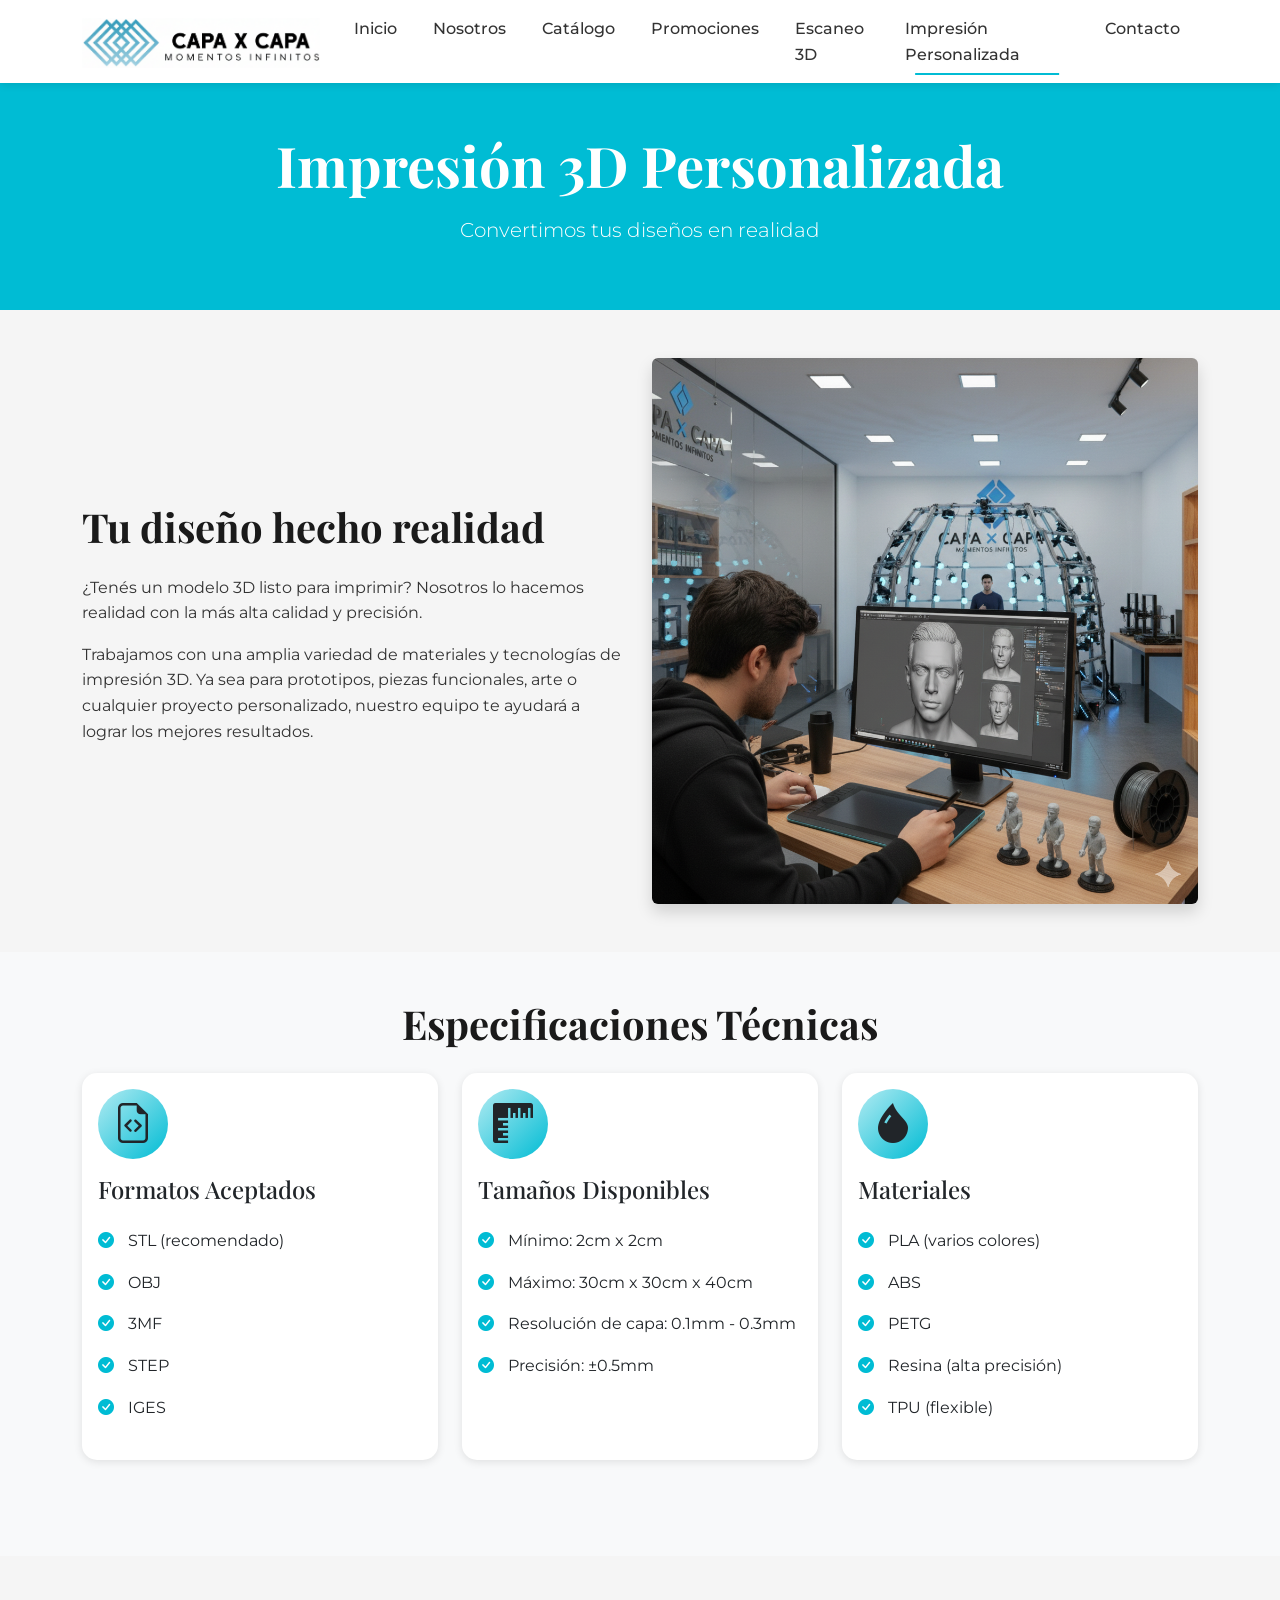
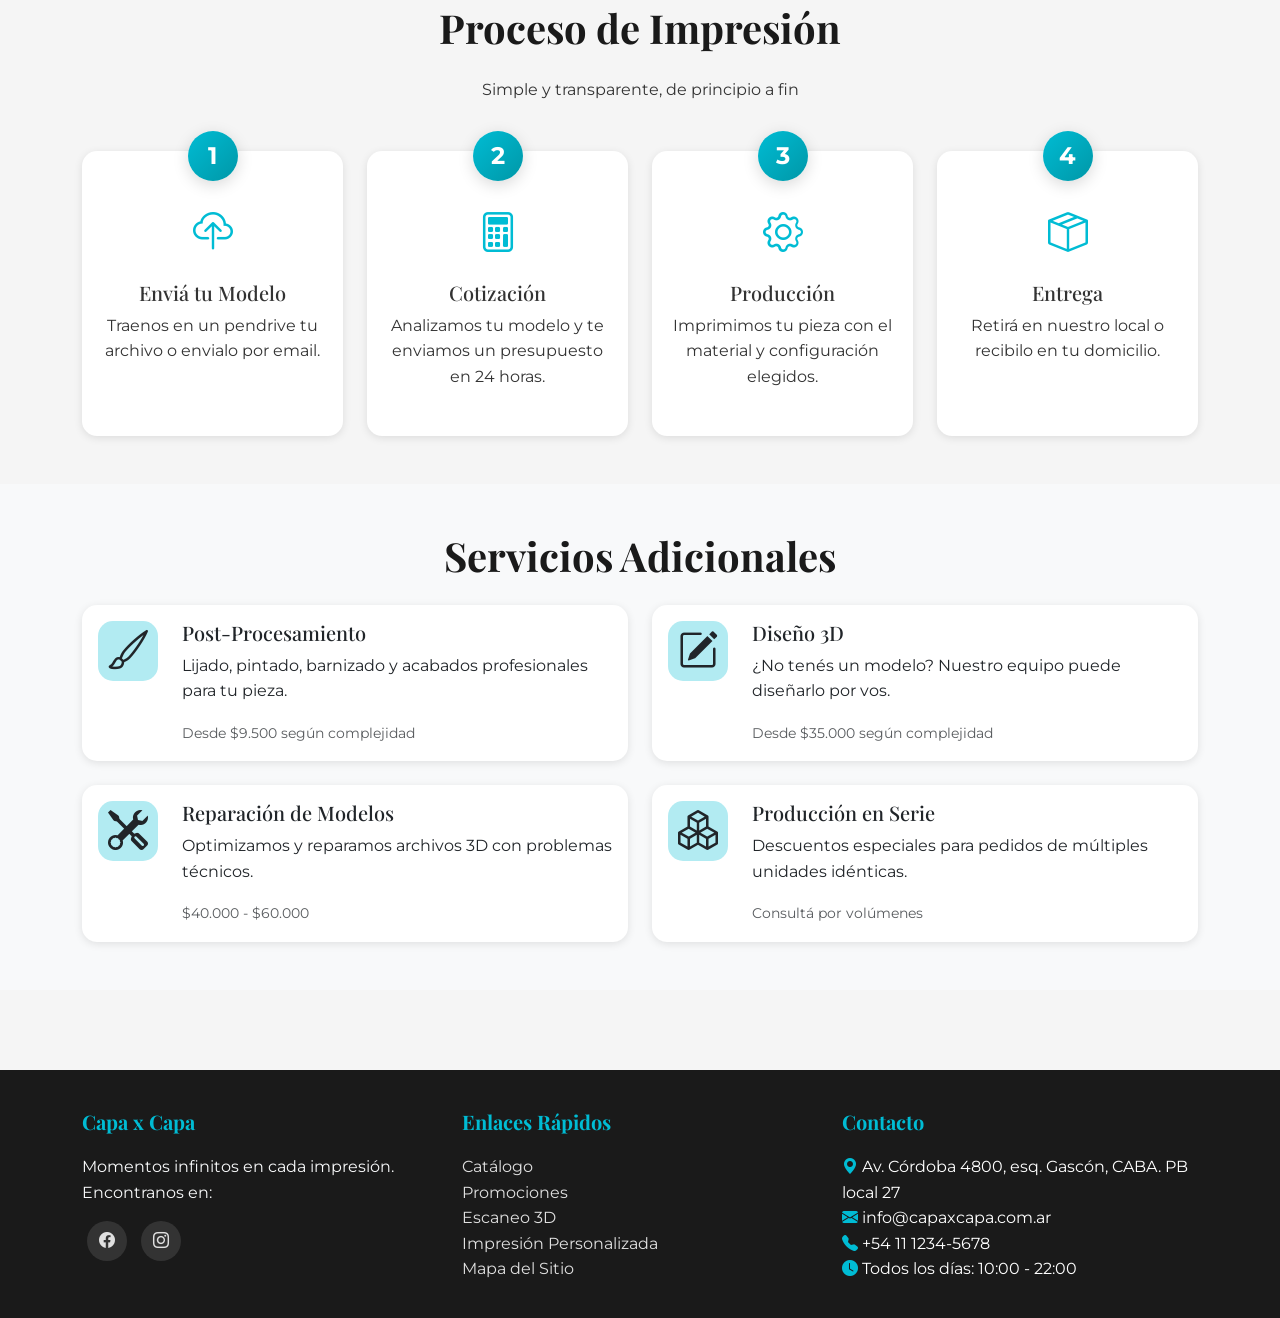
<file: impresion-personalizada/impresion.html>
<!DOCTYPE html>
<html lang="es">
<head>
    <meta charset="UTF-8">
    <meta name="viewport" content="width=device-width, initial-scale=1.0">
    <title>Capa x Capa - Impresión 3D</title>

    <link href="https://cdn.jsdelivr.net/npm/bootstrap@5.3.0/dist/css/bootstrap.min.css" rel="stylesheet">
    <link rel="stylesheet" href="https://cdn.jsdelivr.net/npm/bootstrap-icons@1.11.0/font/bootstrap-icons.css">
    <link rel="stylesheet" href="../css/estilos.css">
    <link rel="stylesheet" href="impresion.css">
    <script src="https://cdn.jsdelivr.net/npm/bootstrap@5.3.0/dist/js/bootstrap.bundle.min.js"></script>
</head>
<body>
    <header>
        <nav class="navbar navbar-expand-lg navbar-light">
            <div class="container">
                <a class="navbar-brand" href="../index.html">
                    <img src="../imagenes/logo/logo_horizontal.png"/>
                </a>
                <button class="navbar-toggler" type="button" data-bs-toggle="collapse" data-bs-target="#navbarNav" aria-controls="navbarNav" aria-expanded="false">
                    <span class="navbar-toggler-icon"></span>
                </button>
                <div class="collapse navbar-collapse" id="navbarNav">
                    <ul class="navbar-nav ms-auto">
                        <li class="nav-item">
                            <a class="nav-link" href="../index.html">Inicio</a>
                        </li>
                        <li class="nav-item">
                            <a class="nav-link" href="../nosotros/nosotros.html">Nosotros</a>
                        </li>
                        <li class="nav-item">
                            <a class="nav-link" href="../catalogo/catalogo.html">Catálogo</a>
                        </li>
                        <li class="nav-item">
                            <a class="nav-link" href="../promociones/promociones.html">Promociones</a>
                        </li>
                        <li class="nav-item">
                            <a class="nav-link" href="../escaneo-3d/escaneo.html">Escaneo 3D</a>
                        </li>
                        <li class="nav-item">
                            <a class="nav-link active" aria-current="page" href="impresion.html">Impresión Personalizada</a>
                        </li>
                        <li class="nav-item">
                            <a class="nav-link" href="../contacto/contacto.html">Contacto</a>
                        </li>
                    </ul>
                </div>
            </div>
        </nav>
    </header>

    <main>
        <section class="bg-primario text-white text-center py-5">
            <div class="container">
                <h1 class="display-4 fw-bold text-white">Impresión 3D Personalizada</h1>
                <p class="lead">Convertimos tus diseños en realidad</p>
            </div>
        </section>

        <section class="intro py-5">
            <div class="container">
                <div class="row align-items-center">
                    <div class="col-lg-6">
                        <h2 class="mb-4">Tu diseño hecho realidad</h2>
                        <p>¿Tenés un modelo 3D listo para imprimir? Nosotros lo hacemos realidad con la más alta calidad y precisión.</p>
                        <p>Trabajamos con una amplia variedad de materiales y tecnologías de impresión 3D. Ya sea para prototipos, piezas funcionales, arte o cualquier proyecto personalizado, nuestro equipo te ayudará a lograr los mejores resultados.</p>
                    </div>
                    <div class="col-lg-6 mt-4 mt-lg-0">
                        <img src="../imagenes/proceso_creativo/proceso_3.png" class="img-fluid rounded shadow">
                    </div>
                </div>
            </div>
        </section>

        <section class="bg-light py-5">
            <div class="container">
                <h2 class="section-title">Especificaciones Técnicas</h2>
                <div class="row g-4 mb-5">
                    <div class="col-lg-4">
                        <article class="spec-card card h-100">
                            <div class="card-body">
                                <div class="icon-wrapper mb-3">
                                    <i class="bi bi-file-earmark-code fs-1"></i>
                                </div>
                                <h3 class="h4">Formatos Aceptados</h3>
                                <ul class="list-unstyled mt-3">
                                    <li><i class="bi bi-check-circle-fill text-primario"></i> STL (recomendado)</li>
                                    <li><i class="bi bi-check-circle-fill text-primario"></i> OBJ</li>
                                    <li><i class="bi bi-check-circle-fill text-primario"></i> 3MF</li>
                                    <li><i class="bi bi-check-circle-fill text-primario"></i> STEP</li>
                                    <li><i class="bi bi-check-circle-fill text-primario"></i> IGES</li>
                                </ul>
                            </div>
                        </article>
                    </div>
                    <div class="col-lg-4">
                        <article class="spec-card card h-100">
                            <div class="card-body">
                                <div class="icon-wrapper mb-3">
                                    <i class="bi bi-rulers fs-1"></i>
                                </div>
                                <h3 class="h4">Tamaños Disponibles</h3>
                                <ul class="list-unstyled mt-3">
                                    <li><i class="bi bi-check-circle-fill text-primario"></i> Mínimo: 2cm x 2cm</li>
                                    <li><i class="bi bi-check-circle-fill text-primario"></i> Máximo: 30cm x 30cm x 40cm</li>
                                    <li><i class="bi bi-check-circle-fill text-primario"></i> Resolución de capa: 0.1mm - 0.3mm</li>
                                    <li><i class="bi bi-check-circle-fill text-primario"></i> Precisión: ±0.5mm</li>
                                </ul>
                            </div>
                        </article>
                    </div>
                    <div class="col-lg-4">
                        <article class="spec-card card h-100">
                            <div class="card-body">
                                <div class="icon-wrapper mb-3">
                                    <i class="bi bi-droplet-fill fs-1"></i>
                                </div>
                                <h3 class="h4">Materiales</h3>
                                <ul class="list-unstyled mt-3">
                                    <li><i class="bi bi-check-circle-fill text-primario"></i> PLA (varios colores)</li>
                                    <li><i class="bi bi-check-circle-fill text-primario"></i> ABS</li>
                                    <li><i class="bi bi-check-circle-fill text-primario"></i> PETG</li>
                                    <li><i class="bi bi-check-circle-fill text-primario"></i> Resina (alta precisión)</li>
                                    <li><i class="bi bi-check-circle-fill text-primario"></i> TPU (flexible)</li>
                                </ul>
                            </div>
                        </article>
                    </div>
                </div>
            </div>
        </section>

        <section class="py-5">
            <div class="container">
                <h2 class="section-title">Proceso de Impresión</h2>
                <p class="text-center mb-5">Simple y transparente, de principio a fin</p>
                <div class="row g-4">
                    <div class="col-md-6 col-lg-3">
                        <article class="proceso-step text-center">
                            <div class="step-number">1</div>
                            <div class="step-icon mb-3">
                                <i class="bi bi-cloud-upload fs-1 text-primario"></i>
                            </div>
                            <h3 class="h5">Enviá tu Modelo</h3>
                            <p>Traenos en un pendrive tu archivo o envialo por email.</p>
                        </article>
                    </div>
                    <div class="col-md-6 col-lg-3">
                        <article class="proceso-step text-center">
                            <div class="step-number">2</div>
                            <div class="step-icon mb-3">
                                <i class="bi bi-calculator fs-1 text-primario"></i>
                            </div>
                            <h3 class="h5">Cotización</h3>
                            <p>Analizamos tu modelo y te enviamos un presupuesto en 24 horas.</p>
                        </article>
                    </div>
                    <div class="col-md-6 col-lg-3">
                        <article class="proceso-step text-center">
                            <div class="step-number">3</div>
                            <div class="step-icon mb-3">
                                <i class="bi bi-gear fs-1 text-primario"></i>
                            </div>
                            <h3 class="h5">Producción</h3>
                            <p>Imprimimos tu pieza con el material y configuración elegidos.</p>
                        </article>
                    </div>
                    <div class="col-md-6 col-lg-3">
                        <article class="proceso-step text-center">
                            <div class="step-number">4</div>
                            <div class="step-icon mb-3">
                                <i class="bi bi-box-seam fs-1 text-primario"></i>
                            </div>
                            <h3 class="h5">Entrega</h3>
                            <p>Retirá en nuestro local o recibilo en tu domicilio.</p>
                        </article>
                    </div>
                </div>
            </div>
        </section>

        <section class="bg-light py-5">
            <div class="container">
                <h2 class="section-title">Servicios Adicionales</h2>
                <div class="row g-4">
                    <div class="col-md-6">
                        <article class="servicio-card card">
                            <div class="card-body d-flex">
                                <div class="icon-wrapper me-4">
                                    <i class="bi bi-brush fs-1"></i>
                                </div>
                                <div>
                                    <h3 class="h5">Post-Procesamiento</h3>
                                    <p>Lijado, pintado, barnizado y acabados profesionales para tu pieza.</p>
                                    <p class="text-muted mb-0"><small>Desde $9.500 según complejidad</small></p>
                                </div>
                            </div>
                        </article>
                    </div>
                    <div class="col-md-6">
                        <article class="servicio-card card">
                            <div class="card-body d-flex">
                                <div class="icon-wrapper me-4">
                                    <i class="bi bi-pencil-square fs-1"></i>
                                </div>
                                <div>
                                    <h3 class="h5">Diseño 3D</h3>
                                    <p>¿No tenés un modelo? Nuestro equipo puede diseñarlo por vos.</p>
                                    <p class="text-muted mb-0"><small>Desde $35.000 según complejidad</small></p>
                                </div>
                            </div>
                        </article>
                    </div>
                    <div class="col-md-6">
                        <article class="servicio-card card">
                            <div class="card-body d-flex">
                                <div class="icon-wrapper me-4">
                                    <i class="bi bi-tools fs-1"></i>
                                </div>
                                <div>
                                    <h3 class="h5">Reparación de Modelos</h3>
                                    <p>Optimizamos y reparamos archivos 3D con problemas técnicos.</p>
                                    <p class="text-muted mb-0"><small>$40.000 - $60.000</small></p>
                                </div>
                            </div>
                        </article>
                    </div>
                    <div class="col-md-6">
                        <article class="servicio-card card">
                            <div class="card-body d-flex">
                                <div class="icon-wrapper me-4">
                                    <i class="bi bi-boxes fs-1"></i>
                                </div>
                                <div>
                                    <h3 class="h5">Producción en Serie</h3>
                                    <p>Descuentos especiales para pedidos de múltiples unidades idénticas.</p>
                                    <p class="text-muted mb-0"><small>Consultá por volúmenes</small></p>
                                </div>
                            </div>
                        </article>
                    </div>
                </div>
            </div>
        </section>
    </main>

    <footer>
        <div class="container">
            <div class="row g-4">
                <div class="col-md-4">
                    <h5>Capa x Capa</h5>
                    <p class="text-light">Momentos infinitos en cada impresión.<br>Encontranos en:</p>
                    <div class="social-links mt-3">
                        <a href="#" aria-label="Facebook"><i class="bi bi-facebook"></i></a>
                        <a href="#" aria-label="Instagram"><i class="bi bi-instagram"></i></a>
                    </div>
                </div>
                <div class="col-md-4">
                    <h5>Enlaces Rápidos</h5>
                    <ul class="list-unstyled">
                        <li><a href="../catalogo/catalogo.html">Catálogo</a></li>
                        <li><a href="../promociones/promociones.html">Promociones</a></li>
                        <li><a href="../escaneo-3d/escaneo.html">Escaneo 3D</a></li>
                        <li><a href="impresion.html">Impresión Personalizada</a></li>
                        <li><a href="../mapa-sitio/mapa.html">Mapa del Sitio</a></li>
                    </ul>
                </div>
                <div class="col-md-4">
                    <h5>Contacto</h5>
                    <ul class="list-unstyled">
                        <li><i class="bi bi-geo-alt-fill text-primario"></i> Av. Córdoba 4800, esq. Gascón, CABA. PB local 27</li>
                        <li><i class="bi bi-envelope-fill text-primario"></i> info@capaxcapa.com.ar</li>
                        <li><i class="bi bi-telephone-fill text-primario"></i> +54 11 1234-5678</li>
                        <li><i class="bi bi-clock-fill text-primario"></i> Todos los días: 10:00 - 22:00</li>
                    </ul>
                </div>
            </div>
        </div>
    </footer>
</body>
</html>
</file>
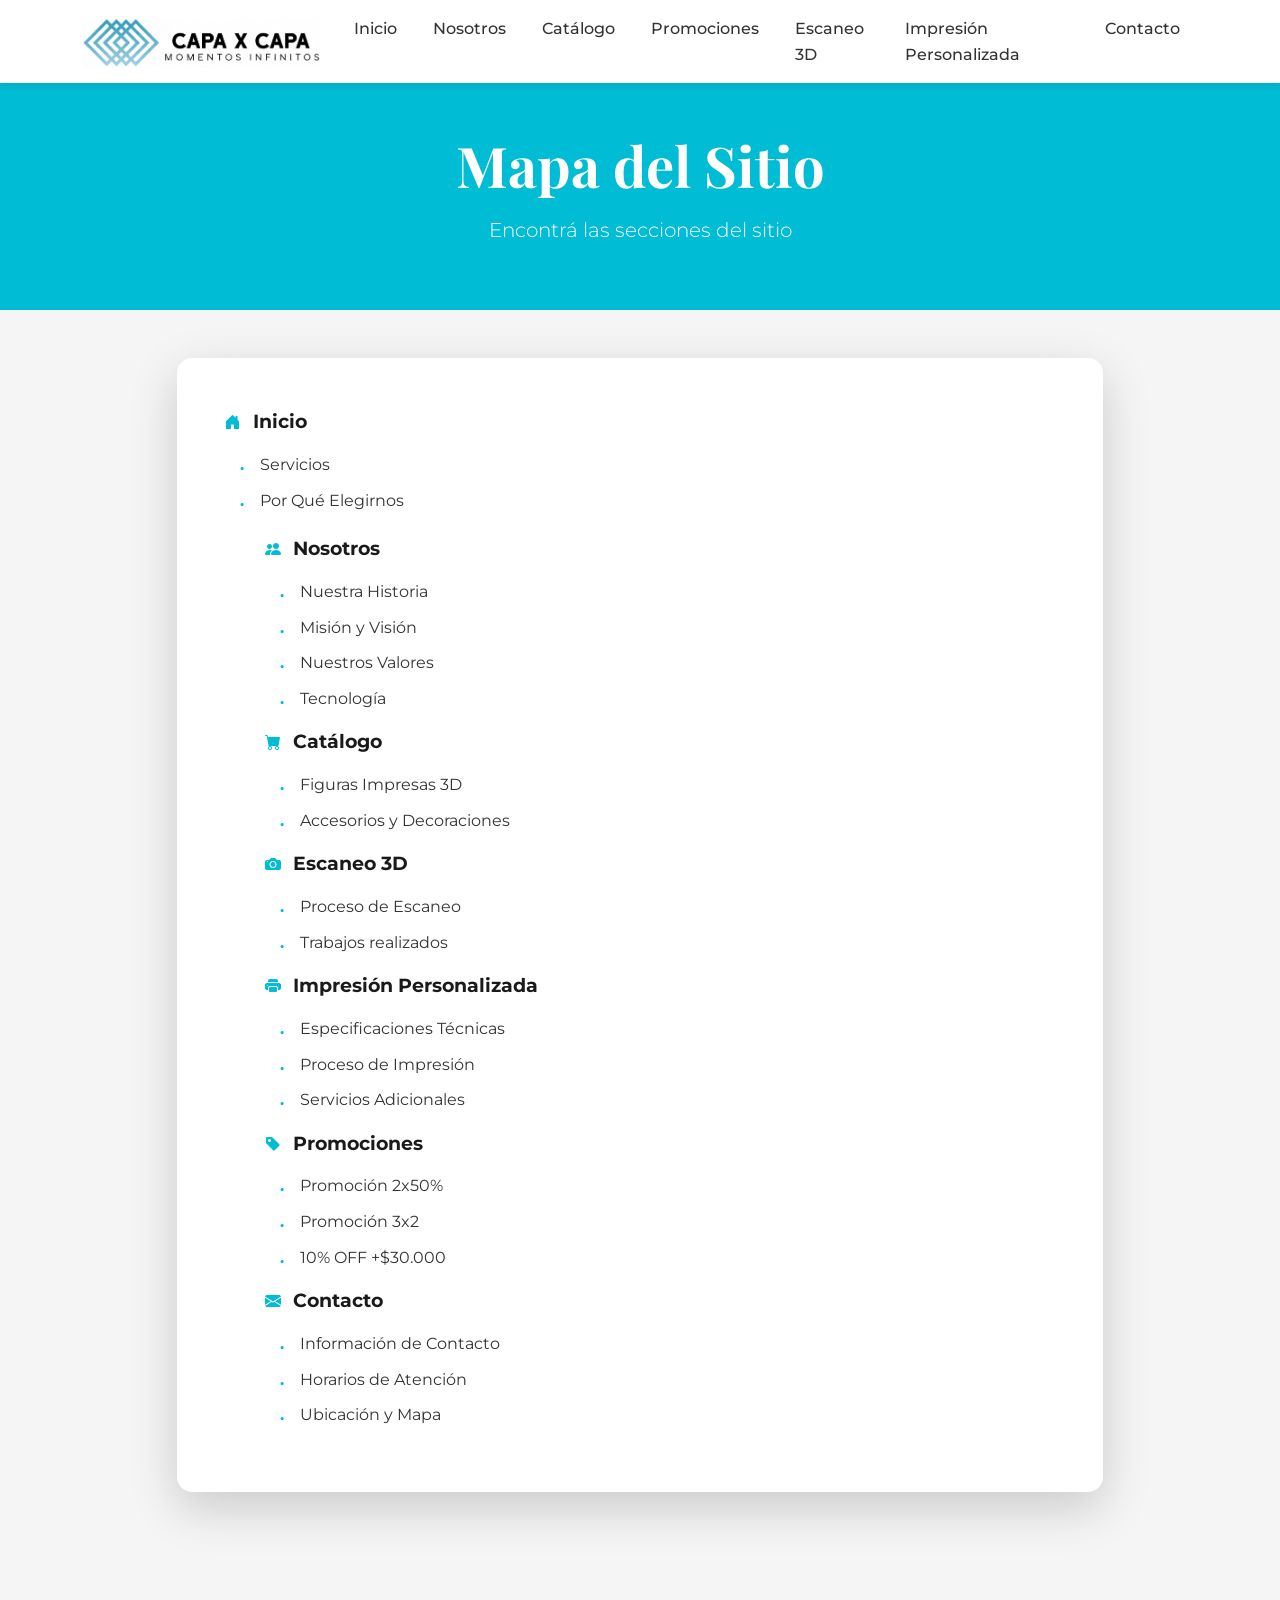
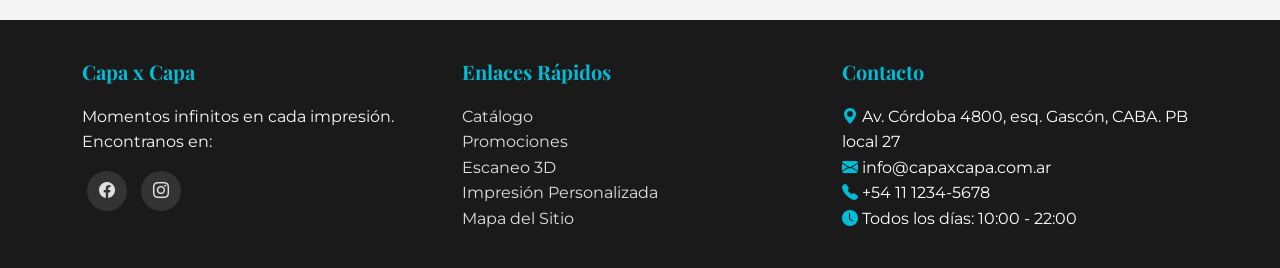
<file: mapa-sitio/mapa.html>
<!DOCTYPE html>
<html lang="es">
<head>
    <meta charset="UTF-8">
    <meta name="viewport" content="width=device-width, initial-scale=1.0">
    <title>Capa x Capa - Impresión 3D</title>

    <link href="https://cdn.jsdelivr.net/npm/bootstrap@5.3.0/dist/css/bootstrap.min.css" rel="stylesheet">
    <link rel="stylesheet" href="https://cdn.jsdelivr.net/npm/bootstrap-icons@1.11.0/font/bootstrap-icons.css">
    <link rel="stylesheet" href="../css/estilos.css">
    <link rel="stylesheet" href="mapa.css">
    <script src="https://cdn.jsdelivr.net/npm/bootstrap@5.3.0/dist/js/bootstrap.bundle.min.js"></script>
</head>
<body>
    <header>
        <nav class="navbar navbar-expand-lg navbar-light">
            <div class="container">
                <a class="navbar-brand" href="../index.html">
                    <img src="../imagenes/logo/logo_horizontal.png"/>
                </a>
                <button class="navbar-toggler" type="button" data-bs-toggle="collapse" data-bs-target="#navbarNav" aria-controls="navbarNav" aria-expanded="false">
                    <span class="navbar-toggler-icon"></span>
                </button>
                <div class="collapse navbar-collapse" id="navbarNav">
                    <ul class="navbar-nav ms-auto">
                        <li class="nav-item">
                            <a class="nav-link" href="../index.html">Inicio</a>
                        </li>
                        <li class="nav-item">
                            <a class="nav-link" href="../nosotros/nosotros.html">Nosotros</a>
                        </li>
                        <li class="nav-item">
                            <a class="nav-link" href="../catalogo/catalogo.html">Catálogo</a>
                        </li>
                        <li class="nav-item">
                            <a class="nav-link" href="../promociones/promociones.html">Promociones</a>
                        </li>
                        <li class="nav-item">
                            <a class="nav-link" href="../escaneo-3d/escaneo.html">Escaneo 3D</a>
                        </li>
                        <li class="nav-item">
                            <a class="nav-link" href="../impresion-personalizada/impresion.html">Impresión Personalizada</a>
                        </li>
                        <li class="nav-item">
                            <a class="nav-link" href="../contacto/contacto.html">Contacto</a>
                        </li>
                    </ul>
                </div>
            </div>
        </nav>
    </header>

    <main>
        <section class="bg-primario text-white text-center py-5">
            <div class="container">
                <h1 class="display-4 fw-bold text-white">Mapa del Sitio</h1>
                <p class="lead">Encontrá las secciones del sitio</p>
            </div>
        </section>

        <section class="py-5">
            <div class="container">
                <div class="row justify-content-center">
                    <div class="col-lg-10">
                        <div class="card shadow-lg">
                            <div class="card-body p-5">
                                <ul class="sitemap-list">
                                    <li class="sitemap-item sitemap-home">
                                        <i class="bi bi-house-door-fill text-primario me-2"></i>
                                        <a href="../index.html" class="sitemap-link"><strong>Inicio</strong></a>
                                        <ul class="sitemap-sublist">
                                            <li><a href="../index.html#servicios">Servicios</a></li>
                                            <li><a href="../index.html#por-que-elegirnos">Por Qué Elegirnos</a></li>
                                        </ul>

                                        <ul class="sitemap-main-pages">
                                            <li class="sitemap-page">
                                                <i class="bi bi-people-fill text-primario me-2"></i>
                                                <a href="../nosotros/nosotros.html" class="sitemap-link"><strong>Nosotros</strong></a>
                                                <ul class="sitemap-sublist">
                                                    <li><a href="../nosotros/nosotros.html">Nuestra Historia</a></li>
                                                    <li><a href="../nosotros/nosotros.html">Misión y Visión</a></li>
                                                    <li><a href="../nosotros/nosotros.html">Nuestros Valores</a></li>
                                                    <li><a href="../nosotros/nosotros.html">Tecnología</a></li>
                                                </ul>
                                            </li>

                                            <li class="sitemap-page">
                                                <i class="bi bi-cart-fill text-primario me-2"></i>
                                                <a href="../catalogo/catalogo.html" class="sitemap-link"><strong>Catálogo</strong></a>
                                                <ul class="sitemap-sublist">
                                                    <li><a href="../catalogo/catalogo.html#figuras">Figuras Impresas 3D</a></li>
                                                    <li><a href="../catalogo/catalogo.html#accesorios">Accesorios y Decoraciones</a></li>
                                                </ul>
                                            </li>

                                            <li class="sitemap-page">
                                                <i class="bi bi-camera-fill text-primario me-2"></i>
                                                <a href="../escaneo-3d/escaneo.html" class="sitemap-link"><strong>Escaneo 3D</strong></a>
                                                <ul class="sitemap-sublist">
                                                    <li><a href="../escaneo-3d/escaneo.html#proceso">Proceso de Escaneo</a></li>
                                                    <li><a href="../escaneo-3d/escaneo.html#precios">Trabajos realizados</a></li>
                                                </ul>
                                            </li>

                                            <li class="sitemap-page">
                                                <i class="bi bi-printer-fill text-primario me-2"></i>
                                                <a href="../impresion-personalizada/impresion.html" class="sitemap-link"><strong>Impresión Personalizada</strong></a>
                                                <ul class="sitemap-sublist">
                                                    <li><a href="../impresion-personalizada/impresion.html#especificaciones">Especificaciones Técnicas</a></li>
                                                    <li><a href="../impresion-personalizada/impresion.html#proceso">Proceso de Impresión</a></li>
                                                    <li><a href="../impresion-personalizada/impresion.html#cotizacion">Servicios Adicionales</a></li>
                                                </ul>
                                            </li>

                                            <li class="sitemap-page">
                                                <i class="bi bi-tag-fill text-primario me-2"></i>
                                                <a href="../promociones/promociones.html" class="sitemap-link"><strong>Promociones</strong></a>
                                                <ul class="sitemap-sublist">
                                                    <li><a href="../promociones/promociones.html">Promoción 2x50%</a></li>
                                                    <li><a href="../promociones/promociones.html">Promoción 3x2</a></li>
                                                    <li><a href="../promociones/promociones.html">10% OFF +$30.000</a></li>
                                                </ul>
                                            </li>

                                            <li class="sitemap-page">
                                                <i class="bi bi-envelope-fill text-primario me-2"></i>
                                                <a href="../contacto/contacto.html" class="sitemap-link"><strong>Contacto</strong></a>
                                                <ul class="sitemap-sublist">
                                                    <li><a href="../contacto/contacto.html">Información de Contacto</a></li>
                                                    <li><a href="../contacto/contacto.html">Horarios de Atención</a></li>
                                                    <li><a href="../contacto/contacto.html#mapa">Ubicación y Mapa</a></li>
                                                </ul>
                                            </li>
                                        </ul>
                                    </li>
                                </ul>
                            </div>
                        </div>
                    </div>
                </div>
            </div>
        </section>
    </main>

    <footer>
        <div class="container">
            <div class="row g-4">
                <div class="col-md-4">
                    <h5>Capa x Capa</h5>
                    <p class="text-light">Momentos infinitos en cada impresión.<br>Encontranos en:</p>
                    <div class="social-links mt-3">
                        <a href="#" aria-label="Facebook"><i class="bi bi-facebook"></i></a>
                        <a href="#" aria-label="Instagram"><i class="bi bi-instagram"></i></a>
                    </div>
                </div>
                <div class="col-md-4">
                    <h5>Enlaces Rápidos</h5>
                    <ul class="list-unstyled">
                        <li><a href="../catalogo/catalogo.html">Catálogo</a></li>
                        <li><a href="../promociones/promociones.html">Promociones</a></li>
                        <li><a href="../escaneo-3d/escaneo.html">Escaneo 3D</a></li>
                        <li><a href="../impresion-personalizada/impresion.html">Impresión Personalizada</a></li>
                        <li><a href="mapa.html">Mapa del Sitio</a></li>
                    </ul>
                </div>
                <div class="col-md-4">
                    <h5>Contacto</h5>
                    <ul class="list-unstyled">
                        <li><i class="bi bi-geo-alt-fill text-primario"></i> Av. Córdoba 4800, esq. Gascón, CABA. PB local 27</li>
                        <li><i class="bi bi-envelope-fill text-primario"></i> info@capaxcapa.com.ar</li>
                        <li><i class="bi bi-telephone-fill text-primario"></i> +54 11 1234-5678</li>
                        <li><i class="bi bi-clock-fill text-primario"></i> Todos los días: 10:00 - 22:00</li>
                    </ul>
                </div>
            </div>
        </div>
    </footer>
</body>
</html>
</file>
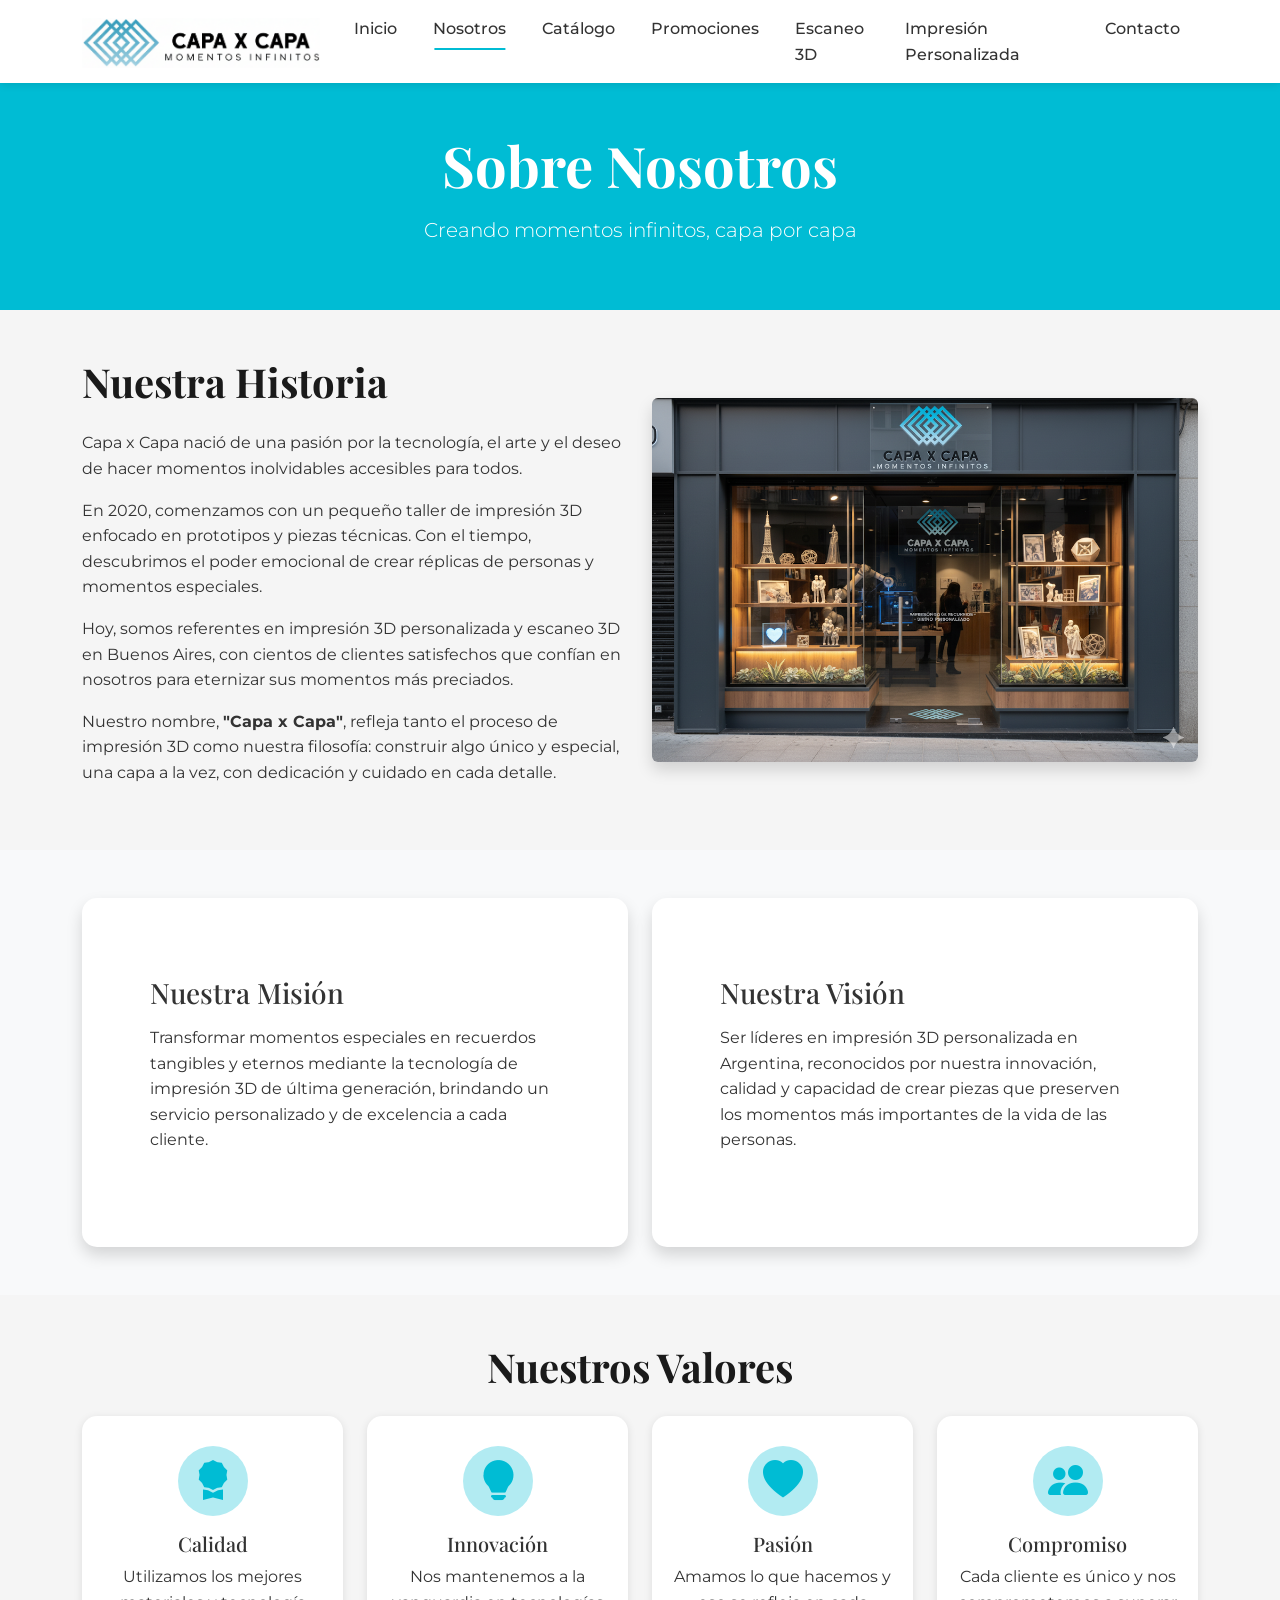
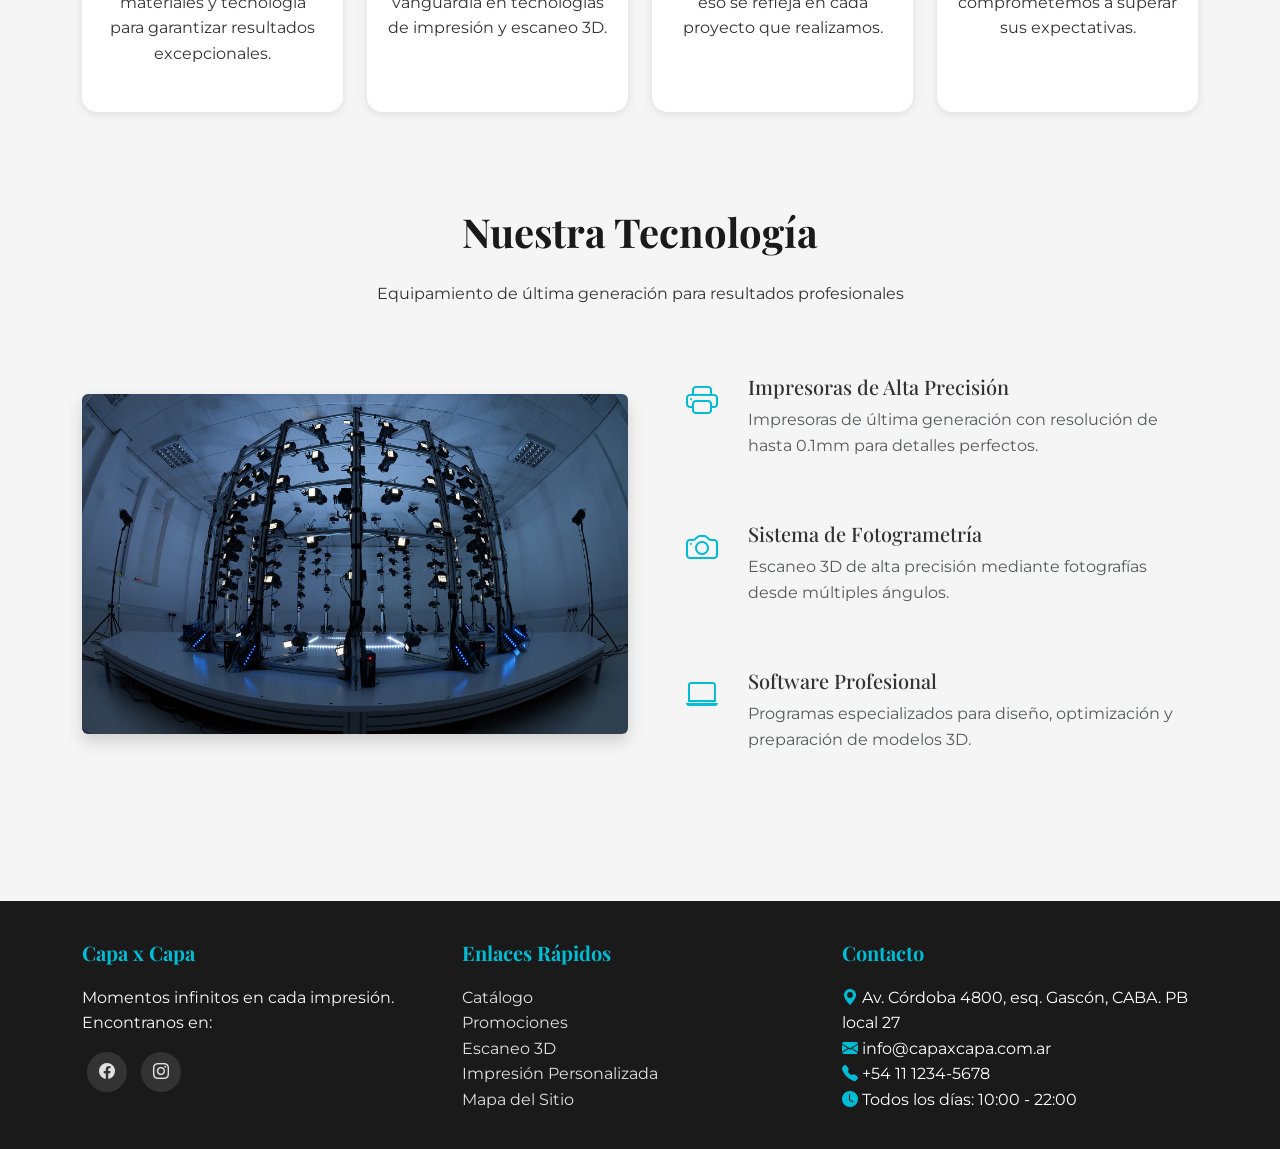
<file: nosotros/nosotros.html>
<!DOCTYPE html>
<html lang="es">
<head>
    <meta charset="UTF-8">
    <meta name="viewport" content="width=device-width, initial-scale=1.0">
    <title>Capa x Capa - Impresión 3D</title>

    <link href="https://cdn.jsdelivr.net/npm/bootstrap@5.3.0/dist/css/bootstrap.min.css" rel="stylesheet">
    <link rel="stylesheet" href="https://cdn.jsdelivr.net/npm/bootstrap-icons@1.11.0/font/bootstrap-icons.css">
    <link rel="stylesheet" href="../css/estilos.css">
    <link rel="stylesheet" href="nosotros.css">
    <script src="https://cdn.jsdelivr.net/npm/bootstrap@5.3.0/dist/js/bootstrap.bundle.min.js"></script>
</head>
<body>
    <header>
        <nav class="navbar navbar-expand-lg navbar-light">
            <div class="container">
                <a class="navbar-brand" href="../index.html">
                    <img src="../imagenes/logo/logo_horizontal.png"/>
                </a>
                <button class="navbar-toggler" type="button" data-bs-toggle="collapse" data-bs-target="#navbarNav" aria-controls="navbarNav" aria-expanded="false">
                    <span class="navbar-toggler-icon"></span>
                </button>
                <div class="collapse navbar-collapse" id="navbarNav">
                    <ul class="navbar-nav ms-auto">
                        <li class="nav-item">
                            <a class="nav-link" href="../index.html">Inicio</a>
                        </li>
                        <li class="nav-item">
                            <a class="nav-link active" aria-current="page" href="nosotros.html">Nosotros</a>
                        </li>
                        <li class="nav-item">
                            <a class="nav-link" href="../catalogo/catalogo.html">Catálogo</a>
                        </li>
                        <li class="nav-item">
                            <a class="nav-link" href="../promociones/promociones.html">Promociones</a>
                        </li>
                        <li class="nav-item">
                            <a class="nav-link" href="../escaneo-3d/escaneo.html">Escaneo 3D</a>
                        </li>
                        <li class="nav-item">
                            <a class="nav-link" href="../impresion-personalizada/impresion.html">Impresión Personalizada</a>
                        </li>
                        <li class="nav-item">
                            <a class="nav-link" href="../contacto/contacto.html">Contacto</a>
                        </li>
                    </ul>
                </div>
            </div>
        </nav>
    </header>

    <main>
        <section class="bg-primario text-white text-center py-5">
            <div class="container">
                <h1 class="display-4 fw-bold text-white">Sobre Nosotros</h1>
                <p class="lead">Creando momentos infinitos, capa por capa</p>
            </div>
        </section>

        <section class="historia py-5">
            <div class="container">
                <div class="row align-items-center">
                    <div class="col-lg-6">
                        <h2 class="mb-4">Nuestra Historia</h2>
                        <p>Capa x Capa nació de una pasión por la tecnología, el arte y el deseo de hacer momentos inolvidables accesibles para todos.</p>
                        <p>En 2020, comenzamos con un pequeño taller de impresión 3D enfocado en prototipos y piezas técnicas. Con el tiempo, descubrimos el poder emocional de crear réplicas de personas y momentos especiales.</p>
                        <p>Hoy, somos referentes en impresión 3D personalizada y escaneo 3D en Buenos Aires, con cientos de clientes satisfechos que confían en nosotros para eternizar sus momentos más preciados.</p>
                        <p>Nuestro nombre, <strong>"Capa x Capa"</strong>, refleja tanto el proceso de impresión 3D como nuestra filosofía: construir algo único y especial, una capa a la vez, con dedicación y cuidado en cada detalle.</p>
                    </div>
                    <div class="col-lg-6 mt-4 mt-lg-0">
                        <img src="../imagenes/local_comercial/local_1.png" class="img-fluid rounded shadow">
                    </div>
                </div>
            </div>
        </section>

        <section class="bg-light py-5">
            <div class="container">
                <div class="row g-4">
                    <div class="col-md-6">
                        <article class="valor-card h-100 border-0 shadow">
                            <div class="card-body p-5">
                                <h3 class="h3">Nuestra Misión</h3>
                                <p class="mt-3">Transformar momentos especiales en recuerdos tangibles y eternos mediante la tecnología de impresión 3D de última generación, brindando un servicio personalizado y de excelencia a cada cliente.</p>
                            </div>
                        </article>
                    </div>
                    <div class="col-md-6">
                        <article class="valor-card h-100 border-0 shadow">
                            <div class="card-body p-5">
                                <h3 class="h3">Nuestra Visión</h3>
                                <p class="mt-3">Ser líderes en impresión 3D personalizada en Argentina, reconocidos por nuestra innovación, calidad y capacidad de crear piezas que preserven los momentos más importantes de la vida de las personas.</p>
                            </div>
                        </article>
                    </div>
                </div>
            </div>
        </section>

        <section class="py-5">
            <div class="container">
                <h2 class="section-title">Nuestros Valores</h2>
                <div class="row g-4">
                    <div class="col-md-6 col-lg-3">
                        <article class="valor-card text-center">
                            <div class="valor-icon mb-3">
                                <i class="bi bi-award-fill fs-1 text-primario"></i>
                            </div>
                            <h3 class="h5">Calidad</h3>
                            <p>Utilizamos los mejores materiales y tecnología para garantizar resultados excepcionales.</p>
                        </article>
                    </div>
                    <div class="col-md-6 col-lg-3">
                        <article class="valor-card text-center">
                            <div class="valor-icon mb-3">
                                <i class="bi bi-lightbulb-fill fs-1 text-primario"></i>
                            </div>
                            <h3 class="h5">Innovación</h3>
                            <p>Nos mantenemos a la vanguardia en tecnologías de impresión y escaneo 3D.</p>
                        </article>
                    </div>
                    <div class="col-md-6 col-lg-3">
                        <article class="valor-card text-center">
                            <div class="valor-icon mb-3">
                                <i class="bi bi-heart-fill fs-1 text-primario"></i>
                            </div>
                            <h3 class="h5">Pasión</h3>
                            <p>Amamos lo que hacemos y eso se refleja en cada proyecto que realizamos.</p>
                        </article>
                    </div>
                    <div class="col-md-6 col-lg-3">
                        <article class="valor-card text-center">
                            <div class="valor-icon mb-3">
                                <i class="bi bi-people-fill fs-1 text-primario"></i>
                            </div>
                            <h3 class="h5">Compromiso</h3>
                            <p>Cada cliente es único y nos comprometemos a superar sus expectativas.</p>
                        </article>
                    </div>
                </div>
            </div>
        </section>

        <section class="py-5">
            <div class="container">
                <h2 class="section-title">Nuestra Tecnología</h2>
                <p class="text-center mb-5">Equipamiento de última generación para resultados profesionales</p>
                <div class="row g-4 align-items-center">
                    <div class="col-lg-6">
                        <img src="../imagenes/local_comercial/local_6.jpg"class="img-fluid rounded shadow">
                    </div>
                    <div class="col-lg-6">
                        <div class="tech-list">
                            <article class="tech-item d-flex mb-4">
                                <div class="tech-icon me-3">
                                    <i class="bi bi-printer fs-2 text-primario"></i>
                                </div>
                                <div>
                                    <h3 class="h5 mb-2">Impresoras de Alta Precisión</h3>
                                    <p class="text-muted mb-0">Impresoras de última generación con resolución de hasta 0.1mm para detalles perfectos.</p>
                                </div>
                            </article>
                            <article class="tech-item d-flex mb-4">
                                <div class="tech-icon me-3">
                                    <i class="bi bi-camera fs-2 text-primario"></i>
                                </div>
                                <div>
                                    <h3 class="h5 mb-2">Sistema de Fotogrametría</h3>
                                    <p class="text-muted mb-0">Escaneo 3D de alta precisión mediante fotografías desde múltiples ángulos.</p>
                                </div>
                            </article>
                            <article class="tech-item d-flex">
                                <div class="tech-icon me-3">
                                    <i class="bi bi-laptop fs-2 text-primario"></i>
                                </div>
                                <div>
                                    <h3 class="h5 mb-2">Software Profesional</h3>
                                    <p class="text-muted mb-0">Programas especializados para diseño, optimización y preparación de modelos 3D.</p>
                                </div>
                            </article>
                        </div>
                    </div>
                </div>
            </div>
        </section>
    </main>

    <footer>
        <div class="container">
            <div class="row g-4">
                <div class="col-md-4">
                    <h5>Capa x Capa</h5>
                    <p class="text-light">Momentos infinitos en cada impresión.<br>Encontranos en:</p>
                    <div class="social-links mt-3">
                        <a href="#" aria-label="Facebook"><i class="bi bi-facebook"></i></a>
                        <a href="#" aria-label="Instagram"><i class="bi bi-instagram"></i></a>
                    </div>
                </div>
                <div class="col-md-4">
                    <h5>Enlaces Rápidos</h5>
                    <ul class="list-unstyled">
                        <li><a href="../catalogo/catalogo.html">Catálogo</a></li>
                        <li><a href="../promociones/promociones.html">Promociones</a></li>
                        <li><a href="../escaneo-3d/escaneo.html">Escaneo 3D</a></li>
                        <li><a href="../impresion-personalizada/impresion.html">Impresión Personalizada</a></li>
                        <li><a href="../mapa-sitio/mapa.html">Mapa del Sitio</a></li>
                    </ul>
                </div>
                <div class="col-md-4">
                    <h5>Contacto</h5>
                    <ul class="list-unstyled">
                        <li><i class="bi bi-geo-alt-fill text-primario"></i> Av. Córdoba 4800, esq. Gascón, CABA. PB local 27</li>
                        <li><i class="bi bi-envelope-fill text-primario"></i> info@capaxcapa.com.ar</li>
                        <li><i class="bi bi-telephone-fill text-primario"></i> +54 11 1234-5678</li>
                        <li><i class="bi bi-clock-fill text-primario"></i> Todos los días: 10:00 - 22:00</li>
                    </ul>
                </div>
            </div>
        </div>
    </footer>
</body>
</html>
</file>
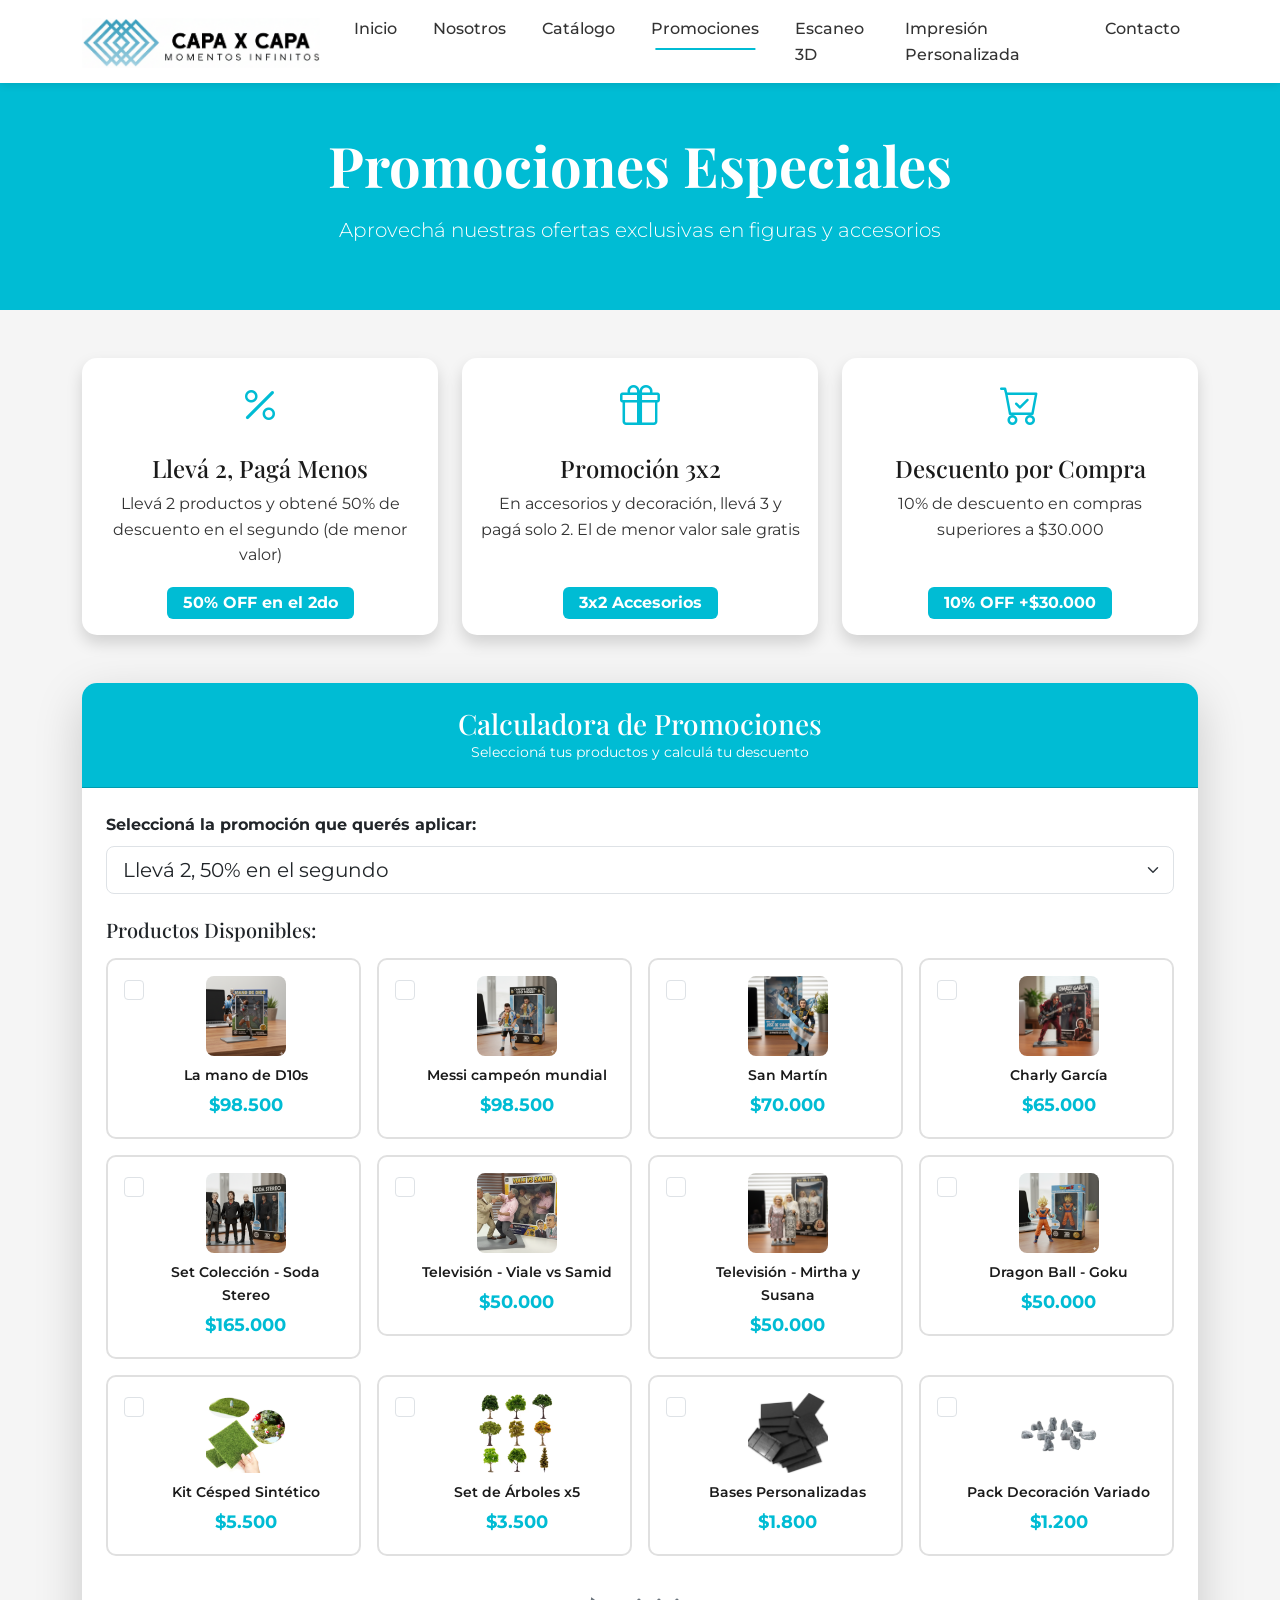
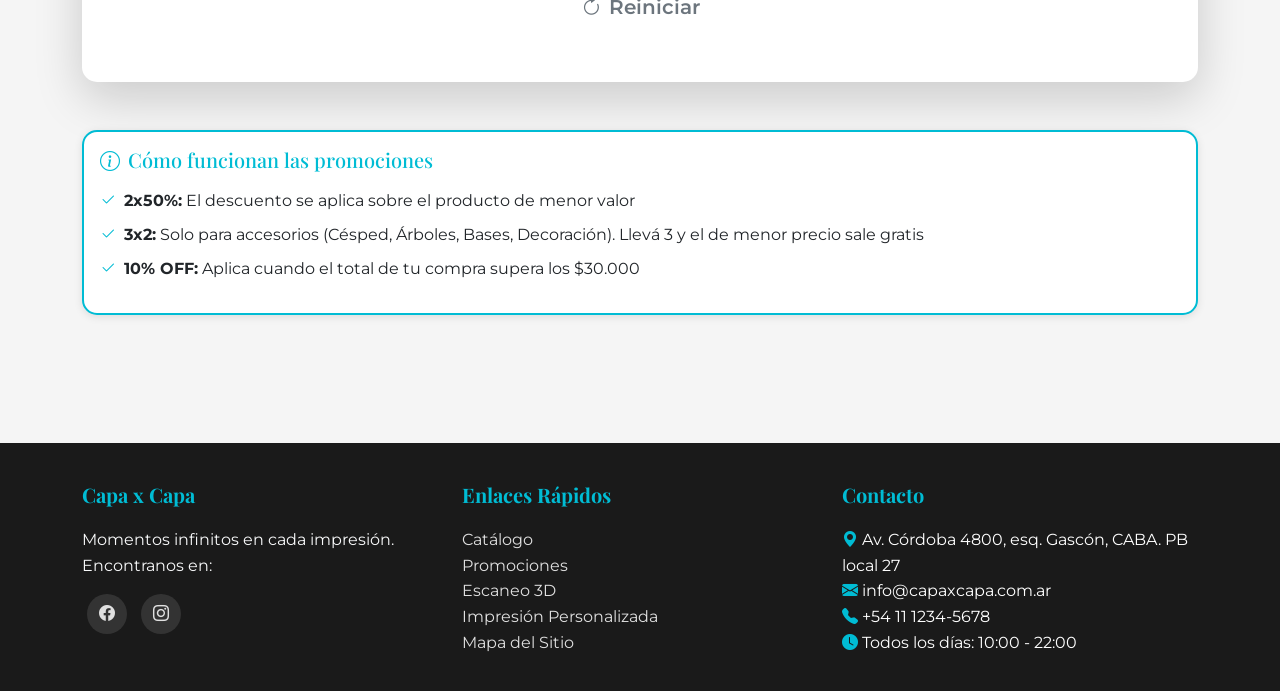
<file: promociones/promociones.html>
<!DOCTYPE html>
<html lang="es">
<head>
    <meta charset="UTF-8">
    <meta name="viewport" content="width=device-width, initial-scale=1.0">
    <title>Capa x Capa - Promociones</title>

    <link href="https://cdn.jsdelivr.net/npm/bootstrap@5.3.0/dist/css/bootstrap.min.css" rel="stylesheet">
    <link rel="stylesheet" href="https://cdn.jsdelivr.net/npm/bootstrap-icons@1.11.0/font/bootstrap-icons.css">
    <link rel="stylesheet" href="../css/estilos.css">
    <link rel="stylesheet" href="promociones.css">
    <script src="https://code.jquery.com/jquery-3.7.1.min.js"></script>
    <script src="https://cdn.jsdelivr.net/npm/bootstrap@5.3.0/dist/js/bootstrap.bundle.min.js"></script>
</head>
<body>
    <header>
        <nav class="navbar navbar-expand-lg navbar-light">
            <div class="container">
                <a class="navbar-brand" href="../index.html">
                    <img src="../imagenes/logo/logo_horizontal.png" alt="Capa x Capa Logo"/>
                </a>
                <button class="navbar-toggler" type="button" data-bs-toggle="collapse" data-bs-target="#navbarNav" aria-controls="navbarNav" aria-expanded="false">
                    <span class="navbar-toggler-icon"></span>
                </button>
                <div class="collapse navbar-collapse" id="navbarNav">
                    <ul class="navbar-nav ms-auto">
                        <li class="nav-item">
                            <a class="nav-link" href="../index.html">Inicio</a>
                        </li>
                        <li class="nav-item">
                            <a class="nav-link" href="../nosotros/nosotros.html">Nosotros</a>
                        </li>
                        <li class="nav-item">
                            <a class="nav-link" href="../catalogo/catalogo.html">Catálogo</a>
                        </li>
                        <li class="nav-item">
                            <a class="nav-link active" aria-current="page" href="promociones.html">Promociones</a>
                        </li>
                        <li class="nav-item">
                            <a class="nav-link" href="../escaneo-3d/escaneo.html">Escaneo 3D</a>
                        </li>
                        <li class="nav-item">
                            <a class="nav-link" href="../impresion-personalizada/impresion.html">Impresión Personalizada</a>
                        </li>
                        <li class="nav-item">
                            <a class="nav-link" href="../contacto/contacto.html">Contacto</a>
                        </li>
                    </ul>
                </div>
            </div>
        </nav>
    </header>

    <main>
        <section class="bg-primario text-white text-center py-5">
            <div class="container">
                <h1 class="display-4 fw-bold text-white">Promociones Especiales</h1>
                <p class="lead">Aprovechá nuestras ofertas exclusivas en figuras y accesorios</p>
            </div>
        </section>

        <section class="py-5">
            <div class="container">
                <div class="row g-4 mb-5">
                    <div class="col-md-4">
                        <article class="promo-card card h-100 shadow">
                            <div class="card-body text-center">
                                <div class="mb-3">
                                    <i class="bi bi-percent fs-1 text-primario"></i>
                                </div>
                                <h3 class="card-title h4">Llevá 2, Pagá Menos</h3>
                                <p class="promo-description mb-3">Llevá 2 productos y obtené 50% de descuento en el segundo (de menor valor)</p>
                                <div class="promo-badge">
                                    <span class="badge bg-primario">50% OFF en el 2do</span>
                                </div>
                            </div>
                        </article>
                    </div>
                    <div class="col-md-4">
                        <article class="promo-card card h-100 shadow">
                            <div class="card-body text-center">
                                <div class="mb-3">
                                    <i class="bi bi-gift fs-1 text-primario"></i>
                                </div>
                                <h3 class="card-title h4">Promoción 3x2</h3>
                                <p class="promo-description mb-3">En accesorios y decoración, llevá 3 y pagá solo 2. El de menor valor sale gratis</p>
                                <div class="promo-badge">
                                    <span class="badge bg-primario">3x2 Accesorios</span>
                                </div>
                            </div>
                        </article>
                    </div>
                    <div class="col-md-4">
                        <article class="promo-card card h-100 shadow">
                            <div class="card-body text-center">
                                <div class="mb-3">
                                    <i class="bi bi-cart-check fs-1 text-primario"></i>
                                </div>
                                <h3 class="card-title h4">Descuento por Compra</h3>
                                <p class="promo-description mb-3">10% de descuento en compras superiores a $30.000</p>
                                <div class="promo-badge">
                                    <span class="badge bg-primario">10% OFF +$30.000</span>
                                </div>
                            </div>
                        </article>
                    </div>
                </div>

                <div class="calculator-section mt-5">
                    <div class="card shadow-lg">
                        <div class="card-header bg-primario text-white text-center py-4">
                            <h2 class="h3 mb-0">Calculadora de Promociones</h2>
                            <p class="mb-0 small">Seleccioná tus productos y calculá tu descuento</p>
                        </div>
                        <div class="card-body p-4">
                            <div class="mb-4">
                                <label for="promoSelect" class="form-label fw-bold">Seleccioná la promoción que querés aplicar:</label>
                                <select class="form-select form-select-lg" id="promoSelect">
                                    <option value="2x50">Llevá 2, 50% en el segundo</option>
                                    <option value="3x2">3x2 en productos seleccionados</option>
                                    <option value="10percent">10% de descuento por compras +$30.000</option>
                                </select>
                            </div>

                            <div class="products-section mb-4">
                                <h3 class="h5 mb-3">Productos Disponibles:</h3>
                                <div class="row g-3" id="productsContainer">
                                    <!-- Los productos se cargarán dinámicamente con jQuery -->
                                </div>
                            </div>

                            <div class="text-center mb-4">
                                <button class="btn btn-outline-secondary btn-lg" id="resetBtn">
                                    <i class="bi bi-arrow-clockwise me-2"></i>Reiniciar
                                </button>
                            </div>

                            <div id="resultsSection" class="results-section" style="display: none;">
                                <div class="card bg-light">
                                    <div class="card-body">
                                        <h3 class="h4 text-center mb-4">Resumen de tu Compra</h3>
                                        <div class="row text-center">
                                            <div class="col-md-4 mb-3">
                                                <div class="result-item">
                                                    <i class="bi bi-cart3 fs-3 text-secundario mb-2"></i>
                                                    <p class="text-muted mb-1">Total sin descuento</p>
                                                    <p class="fs-4 fw-bold text-secundario" id="totalOriginal">$0</p>
                                                </div>
                                            </div>
                                            <div class="col-md-4 mb-3">
                                                <div class="result-item">
                                                    <i class="bi bi-tag fs-3 text-primario mb-2"></i>
                                                    <p class="text-muted mb-1">Descuento aplicado</p>
                                                    <p class="fs-4 fw-bold text-primario" id="discount">$0</p>
                                                </div>
                                            </div>
                                            <div class="col-md-4 mb-3">
                                                <div class="result-item">
                                                    <i class="bi bi-check-circle fs-3 text-success mb-2"></i>
                                                    <p class="text-muted mb-1">Total final</p>
                                                    <p class="fs-4 fw-bold text-success" id="totalFinal">$0</p>
                                                </div>
                                            </div>
                                        </div>
                                        <div class="alert alert-success text-center mt-3" id="savingsMessage">
                                            <i class="bi bi-piggy-bank me-2"></i>
                                            <strong>Te ahorrás: <span id="savings">$0</span></strong>
                                        </div>

                                        <div id="redeemSection" class="text-center mt-4" style="display: none;">
                                            <div class="form-check d-inline-block mb-3">
                                                <input class="form-check-input" type="checkbox" id="acceptTerms">
                                                <label class="form-check-label" for="acceptTerms">
                                                    Acepto los <a href="#" data-bs-toggle="modal" data-bs-target="#termsModal">términos y condiciones</a>
                                                </label>
                                            </div>
                                            <div>
                                                <button class="btn btn-primario btn-lg" id="redeemBtn" disabled>
                                                    <i class="bi bi-ticket-perforated me-2"></i>Canjear Promoción
                                                </button>
                                            </div>
                                        </div>
                                    </div>
                                </div>
                            </div>
                        </div>
                    </div>
                </div>

                <div class="info-section mt-5">
                    <div class="row g-4">
                        <div class="col-md-12">
                            <article class="card h-100 border-primario">
                                <div class="card-body">
                                    <h3 class="h5 text-primario mb-3">
                                        <i class="bi bi-info-circle me-2"></i>Cómo funcionan las promociones
                                    </h3>
                                    <ul class="list-unstyled">
                                        <li class="mb-2"><i class="bi bi-check2 text-primario me-2"></i><strong>2x50%:</strong> El descuento se aplica sobre el producto de menor valor</li>
                                        <li class="mb-2"><i class="bi bi-check2 text-primario me-2"></i><strong>3x2:</strong> Solo para accesorios (Césped, Árboles, Bases, Decoración). Llevá 3 y el de menor precio sale gratis</li>
                                        <li class="mb-2"><i class="bi bi-check2 text-primario me-2"></i><strong>10% OFF:</strong> Aplica cuando el total de tu compra supera los $30.000</li>
                                    </ul>
                                </div>
                            </article>
                        </div>
                    </div>
                </div>
            </div>
        </section>
    </main>

    <footer>
        <div class="container">
            <div class="row g-4">
                <div class="col-md-4">
                    <h5>Capa x Capa</h5>
                    <p class="text-light">Momentos infinitos en cada impresión.<br>Encontranos en:</p>
                    <div class="social-links mt-3">
                        <a href="#" aria-label="Facebook"><i class="bi bi-facebook"></i></a>
                        <a href="#" aria-label="Instagram"><i class="bi bi-instagram"></i></a>
                    </div>
                </div>
                <div class="col-md-4">
                    <h5>Enlaces Rápidos</h5>
                    <ul class="list-unstyled">
                        <li><a href="../catalogo/catalogo.html">Catálogo</a></li>
                        <li><a href="promociones.html">Promociones</a></li>
                        <li><a href="../escaneo-3d/escaneo.html">Escaneo 3D</a></li>
                        <li><a href="../impresion-personalizada/impresion.html">Impresión Personalizada</a></li>
                        <li><a href="../mapa-sitio/mapa.html">Mapa del Sitio</a></li>
                    </ul>
                </div>
                <div class="col-md-4">
                    <h5>Contacto</h5>
                    <ul class="list-unstyled">
                        <li><i class="bi bi-geo-alt-fill text-primario"></i> Av. Córdoba 4800, esq. Gascón, CABA. PB local 27</li>
                        <li><i class="bi bi-envelope-fill text-primario"></i> info@capaxcapa.com.ar</li>
                        <li><i class="bi bi-telephone-fill text-primario"></i> +54 11 1234-5678</li>
                        <li><i class="bi bi-clock-fill text-primario"></i> Todos los días: 10:00 - 22:00</li>
                    </ul>
                </div>
            </div>
        </div>
    </footer>

    <!-- Modal de Términos y Condiciones -->
    <div class="modal fade" id="termsModal" tabindex="-1" aria-labelledby="termsModalLabel" aria-hidden="true">
        <div class="modal-dialog modal-dialog-centered modal-lg">
            <div class="modal-content">
                <div class="modal-header bg-primario text-white">
                    <h5 class="modal-title" id="termsModalLabel">
                        <i class="bi bi-file-text me-2"></i>Términos y Condiciones
                    </h5>
                    <button type="button" class="btn-close btn-close-white" data-bs-dismiss="modal" aria-label="Close"></button>
                </div>
                <div class="modal-body">
                    <h6 class="fw-bold mb-3">Condiciones Generales de las Promociones</h6>
                    <ul class="list-unstyled">
                        <li class="mb-2"><i class="bi bi-check-circle text-primario me-2"></i>Las promociones son válidas solo para compras en tienda física.</li>
                        <li class="mb-2"><i class="bi bi-check-circle text-primario me-2"></i>El código de promoción debe presentarse al momento de la compra.</li>
                        <li class="mb-2"><i class="bi bi-check-circle text-primario me-2"></i>El código tiene validez de 7 días desde su generación.</li>
                        <li class="mb-2"><i class="bi bi-check-circle text-primario me-2"></i>Las promociones no son acumulables entre sí.</li>
                        <li class="mb-2"><i class="bi bi-check-circle text-primario me-2"></i>Los productos deben estar en stock al momento del canje.</li>
                        <li class="mb-2"><i class="bi bi-check-circle text-primario me-2"></i>Capa x Capa se reserva el derecho de modificar o cancelar las promociones sin previo aviso.</li>
                        <li class="mb-2"><i class="bi bi-check-circle text-primario me-2"></i>El código es de un solo uso.</li>
                        <li class="mb-2"><i class="bi bi-check-circle text-primario me-2"></i>La promoción debe canjearse con los productos exactos seleccionados en la calculadora de promociones.</li>
                    </ul>
                </div>
                <div class="modal-footer">
                    <button type="button" class="btn btn-secondary" data-bs-dismiss="modal">Cerrar</button>
                </div>
            </div>
        </div>
    </div>

    <!-- Modal de Código de Canje -->
    <div class="modal fade" id="codeModal" tabindex="-1" aria-labelledby="codeModalLabel" aria-hidden="true">
        <div class="modal-dialog modal-dialog-centered modal-xl">
            <div class="modal-content">
                <div class="modal-header bg-primario text-white">
                    <h5 class="modal-title" id="codeModalLabel">
                        <i class="bi bi-ticket-perforated me-2"></i>Tu Código de Promoción
                    </h5>
                    <button type="button" class="btn-close btn-close-white" data-bs-dismiss="modal" aria-label="Close"></button>
                </div>
                <div class="modal-body text-center py-5">
                    <div class="mb-4">
                        <i class="bi bi-check-circle-fill text-success" style="font-size: 4rem;"></i>
                    </div>
                    <h4 class="mb-3">¡Promoción Generada!</h4>
                    <p class="text-muted mb-4">Presentá este código en nuestra tienda física para canjear tu promoción</p>

                    <div class="code-display p-4 mb-4">
                        <div class="code-label text-muted small mb-2">TU CÓDIGO:</div>
                        <div class="code-value display-4 fw-bold text-primario" id="promoCode">XXXXX-XXXXX</div>
                    </div>

                    <div class="alert alert-info">
                        <i class="bi bi-info-circle me-2"></i>
                        <strong>Válido por 7 días</strong><br>
                        <small>Recordá traer este código anotado o en una captura de pantalla</small>
                    </div>

                    <div class="promo-details mt-3 text-start">
                        <h6 class="fw-bold mb-2">Detalle de tu compra:</h6>
                        <div id="promoDetailsList"></div>
                    </div>
                </div>
                <div class="modal-footer">
                    <button type="button" class="btn btn-secondary" data-bs-dismiss="modal">Cerrar</button>
                    <button type="button" class="btn btn-primario" id="copyCodeBtn">
                        <i class="bi bi-clipboard me-2"></i>Copiar Código
                    </button>
                </div>
            </div>
        </div>
    </div>

    <script src="promociones.js"></script>
</body>
</html>
</file>
<file: css/estilos.css>
@import url('https://fonts.googleapis.com/css2?family=Montserrat:wght@300;400;600;700&family=Playfair+Display:wght@400;600;700&display=swap');

/* ==========================================
   VARIABLES DE COLORES
   Paleta basada en logo celeste con letras negras
   Evocando momentos eternos e infinitos
   ========================================== */
:root {
    /* Colores principales */
    --color-primario: #00BCD4;        /* Celeste principal del logo */
    --color-primario-oscuro: #0097A7;  /* Celeste oscuro */
    --color-primario-claro: #B2EBF2;   /* Celeste claro */

    /* Colores secundarios */
    --color-secundario: #1A1A1A;       /* Negro de las letras del logo */
    --color-gris-oscuro: #333333;      /* Gris oscuro para textos */
    --color-gris-medio: #666666;       /* Gris medio */
    --color-gris-claro: #E0E0E0;       /* Gris claro para fondos */

    /* Colores complementarios para evocar eternidad */
    --color-acento-dorado: #FFD700;    /* Dorado para detalles especiales */
    --color-blanco: #FFFFFF;
    --color-fondo: #F5F5F5;

    /* Tipografías */
    --fuente-titulos: 'Playfair Display', serif;
    --fuente-texto: 'Montserrat', sans-serif;

    /* Sombras */
    --sombra-suave: 0 2px 8px rgba(0, 0, 0, 0.1);
    --sombra-media: 0 4px 16px rgba(0, 0, 0, 0.15);
    --sombra-fuerte: 0 8px 24px rgba(0, 0, 0, 0.2);

    /* Transiciones */
    --transicion-rapida: all 0.3s ease;
    --transicion-media: all 0.5s ease;
}

/* ==========================================
   RESET Y ESTILOS BASE
   ========================================== */
* {
    margin: 0;
    padding: 0;
    box-sizing: border-box;
}

html {
    scroll-behavior: smooth;
}

body {
    font-family: var(--fuente-texto);
    font-size: 16px;
    line-height: 1.6;
    color: var(--color-gris-oscuro);
    background-color: var(--color-fondo);
}

/* ==========================================
   TIPOGRAFÍA
   ========================================== */
h1, h2, h3, h4, h5, h6 {
    font-family: var(--fuente-titulos);
    font-weight: 700;
    color: var(--color-secundario);
    line-height: 1.2;
    margin-bottom: 1rem;
}

h1 {
    font-size: 3rem;
}

h2 {
    font-size: 2.5rem;
}

h3 {
    font-size: 2rem;
}

h4 {
    font-size: 1.5rem;
}

p {
    margin-bottom: 1rem;
}

/* ==========================================
   ENLACES
   ========================================== */
a {
    color: var(--color-primario);
    text-decoration: none;
    transition: var(--transicion-rapida);
}

a:hover {
    color: var(--color-primario-oscuro);
}

/* ==========================================
   BOTONES CON ANIMACIONES HOVER
   ========================================== */
.btn {
    display: inline-block;
    padding: 12px 30px;
    font-family: var(--fuente-texto);
    font-weight: 600;
    text-align: center;
    text-decoration: none;
    border: none;
    border-radius: 50px;
    cursor: pointer;
    transition: var(--transicion-rapida);
    position: relative;
    overflow: hidden;
}

.btn-primario {
    background-color: var(--color-primario);
    color: var(--color-blanco);
    box-shadow: var(--sombra-suave);
}

.btn-primario:hover {
    background-color: var(--color-primario-oscuro);
    transform: translateY(-3px);
    box-shadow: var(--sombra-fuerte);
}

.btn-primario:active {
    transform: translateY(-1px);
}

.btn-secundario {
    background-color: var(--color-secundario);
    color: var(--color-blanco);
    box-shadow: var(--sombra-suave);
}

.btn-secundario:hover {
    background-color: var(--color-gris-oscuro);
    transform: translateY(-3px);
    box-shadow: var(--sombra-fuerte);
}

.btn-outline {
    background-color: transparent;
    color: var(--color-primario);
    border: 2px solid var(--color-primario);
}

.btn-outline:hover {
    background-color: var(--color-primario);
    color: var(--color-blanco);
    transform: scale(1.05);
}

/* Efecto de brillo en hover */
.btn::before {
    content: '';
    position: absolute;
    top: 50%;
    left: 50%;
    width: 0;
    height: 0;
    border-radius: 50%;
    background-color: rgba(255, 255, 255, 0.3);
    transform: translate(-50%, -50%);
    transition: width 0.6s, height 0.6s;
}

.btn:hover::before {
    width: 300px;
    height: 300px;
}

/* ==========================================
   HEADER Y NAVEGACIÓN
   ========================================== */
header {
    background-color: var(--color-blanco);
    box-shadow: var(--sombra-suave);
    position: sticky;
    top: 0;
    z-index: 1000;
}

nav {
    padding: 1rem 0;
}

.navbar {
    background-color: var(--color-blanco) !important;
}

.navbar-brand {
    font-family: var(--fuente-titulos);
    font-size: 1.8rem;
    font-weight: 700;
    color: var(--color-secundario) !important;
}

.navbar-brand span {
    color: var(--color-primario);
}

.navbar-brand img {
	height: 50px;
}

.nav-link {
    color: var(--color-gris-oscuro) !important;
    font-weight: 500;
    margin: 0 10px;
    transition: var(--transicion-rapida);
    position: relative;
}

.nav-link::after {
    content: '';
    position: absolute;
    width: 0;
    height: 2px;
    bottom: 0;
    left: 50%;
    background-color: var(--color-primario);
    transition: var(--transicion-rapida);
    transform: translateX(-50%);
}

.nav-link:hover::after,
.nav-link.active::after {
    width: 80%;
}

.nav-link:hover {
    color: var(--color-primario) !important;
}

/* ==========================================
   SECCIONES
   ========================================== */
section {
    padding: 80px 0;
}

.section-title {
    text-align: center;
    margin-bottom: 25px;
    position: relative;
}


/* ==========================================
   CARDS
   ========================================== */
.card {
    border: none;
    border-radius: 15px;
    overflow: hidden;
    box-shadow: var(--sombra-suave);
    transition: var(--transicion-rapida);
    height: 100%;
}

.card:hover {
    transform: translateY(-10px);
    box-shadow: var(--sombra-fuerte);
}

.card-img-top {
    height: 250px;
    object-fit: cover;
}

.card-title {
    font-family: var(--fuente-titulos);
    color: var(--color-secundario);
}

/* ==========================================
   FOOTER
   ========================================== */
footer {
    background-color: var(--color-secundario);
    color: var(--color-blanco);
    padding: 40px 0 20px;
    margin-top: 80px;
}

footer h5 {
    color: var(--color-primario);
    font-family: var(--fuente-titulos);
    margin-bottom: 20px;
}

footer a {
    color: var(--color-gris-claro);
    transition: var(--transicion-rapida);
}

footer a:hover {
    color: var(--color-primario);
}

footer .social-links a {
    display: inline-block;
    width: 40px;
    height: 40px;
    line-height: 40px;
    text-align: center;
    background-color: var(--color-gris-oscuro);
    border-radius: 50%;
    margin: 0 5px;
    transition: var(--transicion-rapida);
}

footer .social-links a:hover {
    background-color: var(--color-gris-medio);
    transform: translateY(-3px);
}

/* ==========================================
   UTILIDADES
   ========================================== */
.bg-primario {
    background-color: var(--color-primario);
}

.bg-secundario {
    background-color: var(--color-secundario);
}

.text-primario {
    color: var(--color-primario);
}

.text-secundario {
    color: var(--color-secundario);
}

/* ==========================================
   RESPONSIVE
   ========================================== */
@media (max-width: 768px) {
    h1 {
        font-size: 2rem;
    }

    h2 {
        font-size: 1.8rem;
    }

    h3 {
        font-size: 1.5rem;
    }

    section {
        padding: 50px 0;
    }

    .btn {
        padding: 10px 20px;
        font-size: 0.9rem;
    }
}

@media (max-width: 576px) {
    h1 {
        font-size: 1.75rem;
    }

    h2 {
        font-size: 1.5rem;
    }

    section {
        padding: 40px 0;
    }
}
</file>
<file: catalogo/catalogo.css>
.btn-outline-primario {
    color: var(--color-primario);
    border: 2px solid var(--color-primario);
    background-color: var(--color-blanco);
    padding: 8px 20px;
    border-radius: 25px;
    font-weight: 600;
    transition: var(--transicion-rapida);
}

.btn-outline-primario:hover,
.btn-outline-primario.active {
    background-color: var(--color-primario);
    color: var(--color-blanco);
    transform: translateY(-2px);
    box-shadow: var(--sombra-media);
}

.card-img-wrapper {
    position: relative;
    overflow: hidden;
    height: 250px;
}

.card-img-wrapper img {
    width: 100%;
    height: 100%;
    object-fit: cover;
}


@media (max-width: 768px) {
    .card-img-wrapper {
        height: 200px;
    }
}
</file>
<file: contacto/contacto.css>
.contact-card {
    border: none;
    border-radius: 15px;
    box-shadow: var(--sombra-suave);
}

.contact-icon {
    width: 80px;
    height: 80px;
    background-color: var(--color-primario-claro);
    border-radius: 50%;
    display: inline-flex;
    align-items: center;
    justify-content: center;
    margin: 0 auto;
}

.map-wrapper {
    border-radius: 15px;
    overflow: hidden;
    box-shadow: var(--sombra-media);
}

.horarios-table tr {
    border-bottom: 1px solid var(--color-gris-claro);
}

.horarios-table tr:last-child {
    border-bottom: none;
}

.horarios-table td {
    padding: 15px 0;
}

@media (max-width: 768px) {
    .map-wrapper iframe {
        height: 300px;
    }
}
</file>
<file: escaneo-3d/escaneo.css>
.proceso-step {
    position: relative;
    padding: 30px 20px;
    background-color: var(--color-blanco);
    border-radius: 15px;
    box-shadow: var(--sombra-suave);
}

.step-number {
    position: absolute;
    top: -20px;
    left: 50%;
    transform: translateX(-50%);
    width: 50px;
    height: 50px;
    background: linear-gradient(135deg, var(--color-primario), var(--color-primario-oscuro));
    color: var(--color-blanco);
    border-radius: 50%;
    display: flex;
    align-items: center;
    justify-content: center;
    font-size: 1.5rem;
    font-weight: 700;
    box-shadow: var(--sombra-media);
}

.step-icon {
    margin-top: 20px;
}

.trabajos-card img {
    height: 300px;
    width: 100%;
    object-fit: cover;
}

.trabajos-card:hover img {
    box-shadow: var(--sombra-fuerte);
}
</file>
<file: impresion-personalizada/impresion.css>
.spec-card {
    border: none;
    border-radius: 15px;
    box-shadow: var(--sombra-suave);
}

.spec-card .icon-wrapper {
    width: 70px;
    height: 70px;
    background: linear-gradient(135deg, var(--color-primario-claro), var(--color-primario));
    border-radius: 50%;
    display: flex;
    align-items: center;
    justify-content: center;
}

.spec-card ul li {
    padding: 8px 0;
}

.spec-card ul li i {
    margin-right: 10px;
}

.proceso-step {
    position: relative;
    padding: 30px 20px;
    background-color: var(--color-blanco);
    border-radius: 15px;
    box-shadow: var(--sombra-suave);
    height: 100%;
}

.step-number {
    position: absolute;
    top: -20px;
    left: 50%;
    transform: translateX(-50%);
    width: 50px;
    height: 50px;
    background: linear-gradient(135deg, var(--color-primario), var(--color-primario-oscuro));
    color: var(--color-blanco);
    border-radius: 50%;
    display: flex;
    align-items: center;
    justify-content: center;
    font-size: 1.5rem;
    font-weight: 700;
    box-shadow: var(--sombra-media);
}

.step-icon {
    margin-top: 20px;
}

.servicio-card {
    border: none;
    border-radius: 15px;
    box-shadow: var(--sombra-suave);
}

.servicio-card .icon-wrapper {
    width: 60px;
    min-width: 60px;
    height: 60px;
    background-color: var(--color-primario-claro);
    border-radius: 15px;
    display: flex;
    align-items: center;
    justify-content: center;
}

@media (max-width: 768px) {
    .servicio-card .card-body {
        flex-direction: column !important;
        text-align: center;
    }

    .servicio-card .icon-wrapper {
        margin: 0 auto 15px !important;
    }

    .step-number {
        width: 40px;
        height: 40px;
        font-size: 1.2rem;
    }

    .proceso-step {
        padding: 40px 15px 20px;
    }
}
</file>
<file: mapa-sitio/mapa.css>
.sitemap-list {
    list-style: none;
    padding-left: 0;
}

.sitemap-home {
    margin-bottom: 0;
}

.sitemap-link {
    color: var(--color-secundario);
    text-decoration: none;
    font-size: 1.2rem;
}

.sitemap-sublist {
    list-style: none;
    padding-left: 35px;
    margin-top: 15px;
    margin-bottom: 15px;
}

.sitemap-sublist li {
    margin-bottom: 10px;
    position: relative;
}

.sitemap-sublist li::before {
    content: '.';
    color: var(--color-primario);
    font-weight: bold;
    position: absolute;
    left: -20px;
}

.sitemap-sublist li a {
    color: var(--color-gris-oscuro);
    text-decoration: none;
}

.sitemap-main-pages {
    list-style: none;
    padding-left: 40px;
    margin-top: 20px;
}
</file>
<file: nosotros/nosotros.css>
.valor-card {
    padding: 30px 20px;
    background-color: var(--color-blanco);
    border-radius: 15px;
    box-shadow: var(--sombra-suave);
    height: 100%;
}

.valor-icon {
    width: 70px;
    height: 70px;
    background-color: var(--color-primario-claro);
    border-radius: 50%;
    display: inline-flex;
    align-items: center;
    justify-content: center;
}

.tech-item {
    padding: 20px;
    background-color: var(--color-fondo);
    border-radius: 10px;
}

.tech-icon {
    width: 60px;
    min-width: 60px;
    text-align: center;
}

@media (max-width: 768px) {
    .valor-card {
        margin-bottom: 20px;
    }

    .tech-item {
        flex-direction: column !important;
        text-align: center;
    }

    .tech-icon {
        margin: 0 auto 15px !important;
    }
}
</file>
<file: promociones/promociones.css>
.promo-card {
    border-radius: 15px;
    overflow: hidden;
}

.promo-description {
    color: var(--color-gris-oscuro);
    line-height: 1.6;
    min-height: 80px;
}

.promo-badge .badge {
    font-size: 1rem;
    padding: 0.5rem 1rem;
}

.calculator-section .card:hover {
    transform: none !important;
}

.card-header.bg-primario {
    background-color: var(--color-primario) !important;
}

.product-checkbox-container {
    position: relative;
    cursor: pointer;
    border: 2px solid var(--color-gris-claro);
    border-radius: 10px;
    padding: 1rem;
    transition: var(--transicion-rapida);
    background-color: var(--color-blanco);
}

.product-checkbox-container:hover {
    border-color: var(--color-primario);
    box-shadow: var(--sombra-suave);
}

.product-checkbox-container.selected {
    border-color: var(--color-primario);
    background-color: var(--color-primario-claro);
    box-shadow: var(--sombra-media);
}

.product-checkbox {
    width: 20px;
    height: 20px;
    cursor: pointer;
}

.product-image {
    width: 80px;
    height: 80px;
    object-fit: cover;
    border-radius: 8px;
    margin-bottom: 0.5rem;
}

.product-name {
    font-weight: 600;
    font-size: 0.9rem;
    color: var(--color-secundario);
    margin-bottom: 0.25rem;
}

.product-price {
    color: var(--color-primario);
    font-weight: 700;
    font-size: 1.1rem;
}

.quantity-controls {
    display: flex;
    align-items: center;
    justify-content: center;
    gap: 0.5rem;
    margin-top: 0.5rem;
}

.quantity-btn {
    width: 30px;
    height: 30px;
    border-radius: 50%;
    border: 2px solid var(--color-primario);
    background-color: var(--color-blanco);
    color: var(--color-primario);
    font-weight: bold;
    cursor: pointer;
    display: flex;
    align-items: center;
    justify-content: center;
}

.quantity-btn:hover {
    background-color: var(--color-primario);
    color: var(--color-blanco);
}

.quantity-btn:disabled {
    opacity: 0.3;
    cursor: not-allowed;
}

.quantity-input {
    width: 50px;
    text-align: center;
    border: 2px solid var(--color-gris-claro);
    border-radius: 5px;
    font-weight: bold;
    color: var(--color-secundario);
}

.result-item {
    padding: 1rem;
    border-radius: 10px;
}

.result-item:hover {
    background-color: var(--color-fondo);
}

.border-primario {
    border: 2px solid var(--color-primario) !important;
}

#calculateBtn, #resetBtn {
    min-width: 180px;
    font-weight: 600;
}

.info-section .card {
    border-radius: 15px;
}

.info-section .card:hover {
    box-shadow: var(--sombra-media);
}

.alert-success {
    border-radius: 10px;
    border: 2px solid #198754;
    font-size: 1.1rem;
}

#redeemSection .form-check-label {
    font-size: 0.95rem;
}

#redeemBtn:disabled {
    opacity: 0.6;
    cursor: not-allowed;
}

.code-display {
    background: linear-gradient(135deg, var(--color-primario-claro) 0%, var(--color-blanco) 100%);
    border: 3px dashed var(--color-primario);
    border-radius: 15px;
}

.code-value {
    letter-spacing: 0.15em;
    font-family: 'Courier New', monospace;
}

.code-label {
    font-weight: 600;
    letter-spacing: 0.1em;
}

.promo-details {
    background-color: var(--color-fondo);
    padding: 1rem;
    border-radius: 10px;
}

@media (max-width: 768px) {
    .promo-description {
        min-height: auto;
    }

    .product-image {
        width: 60px;
        height: 60px;
    }

    .product-name {
        font-size: 0.8rem;
    }

    .product-price {
        font-size: 1rem;
    }

    #calculateBtn, #resetBtn {
        min-width: 140px;
        font-size: 0.9rem;
    }
}

@media (max-width: 576px) {
    .promo-icon {
        font-size: 2rem !important;
    }

    .card-header h2 {
        font-size: 1.3rem !important;
    }

    .result-item p.fs-4 {
        font-size: 1.2rem !important;
    }
}
</file>
